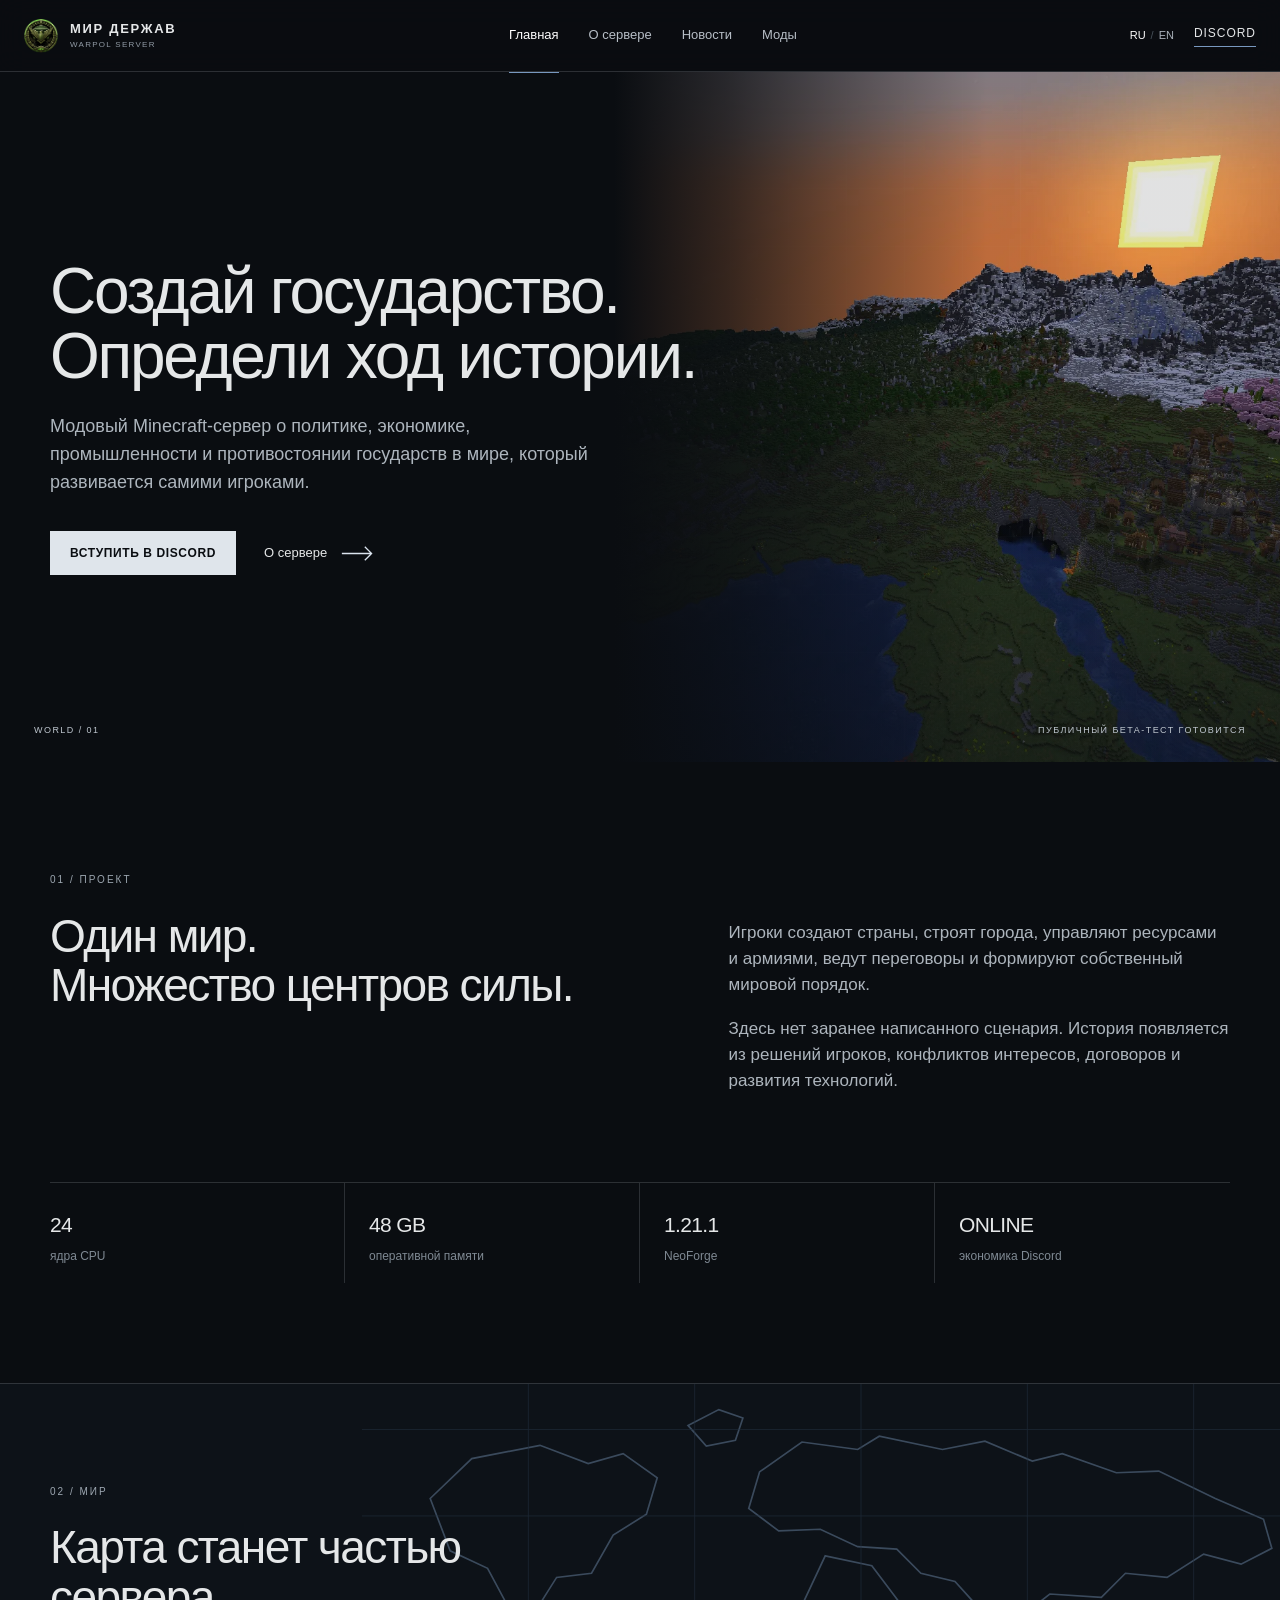
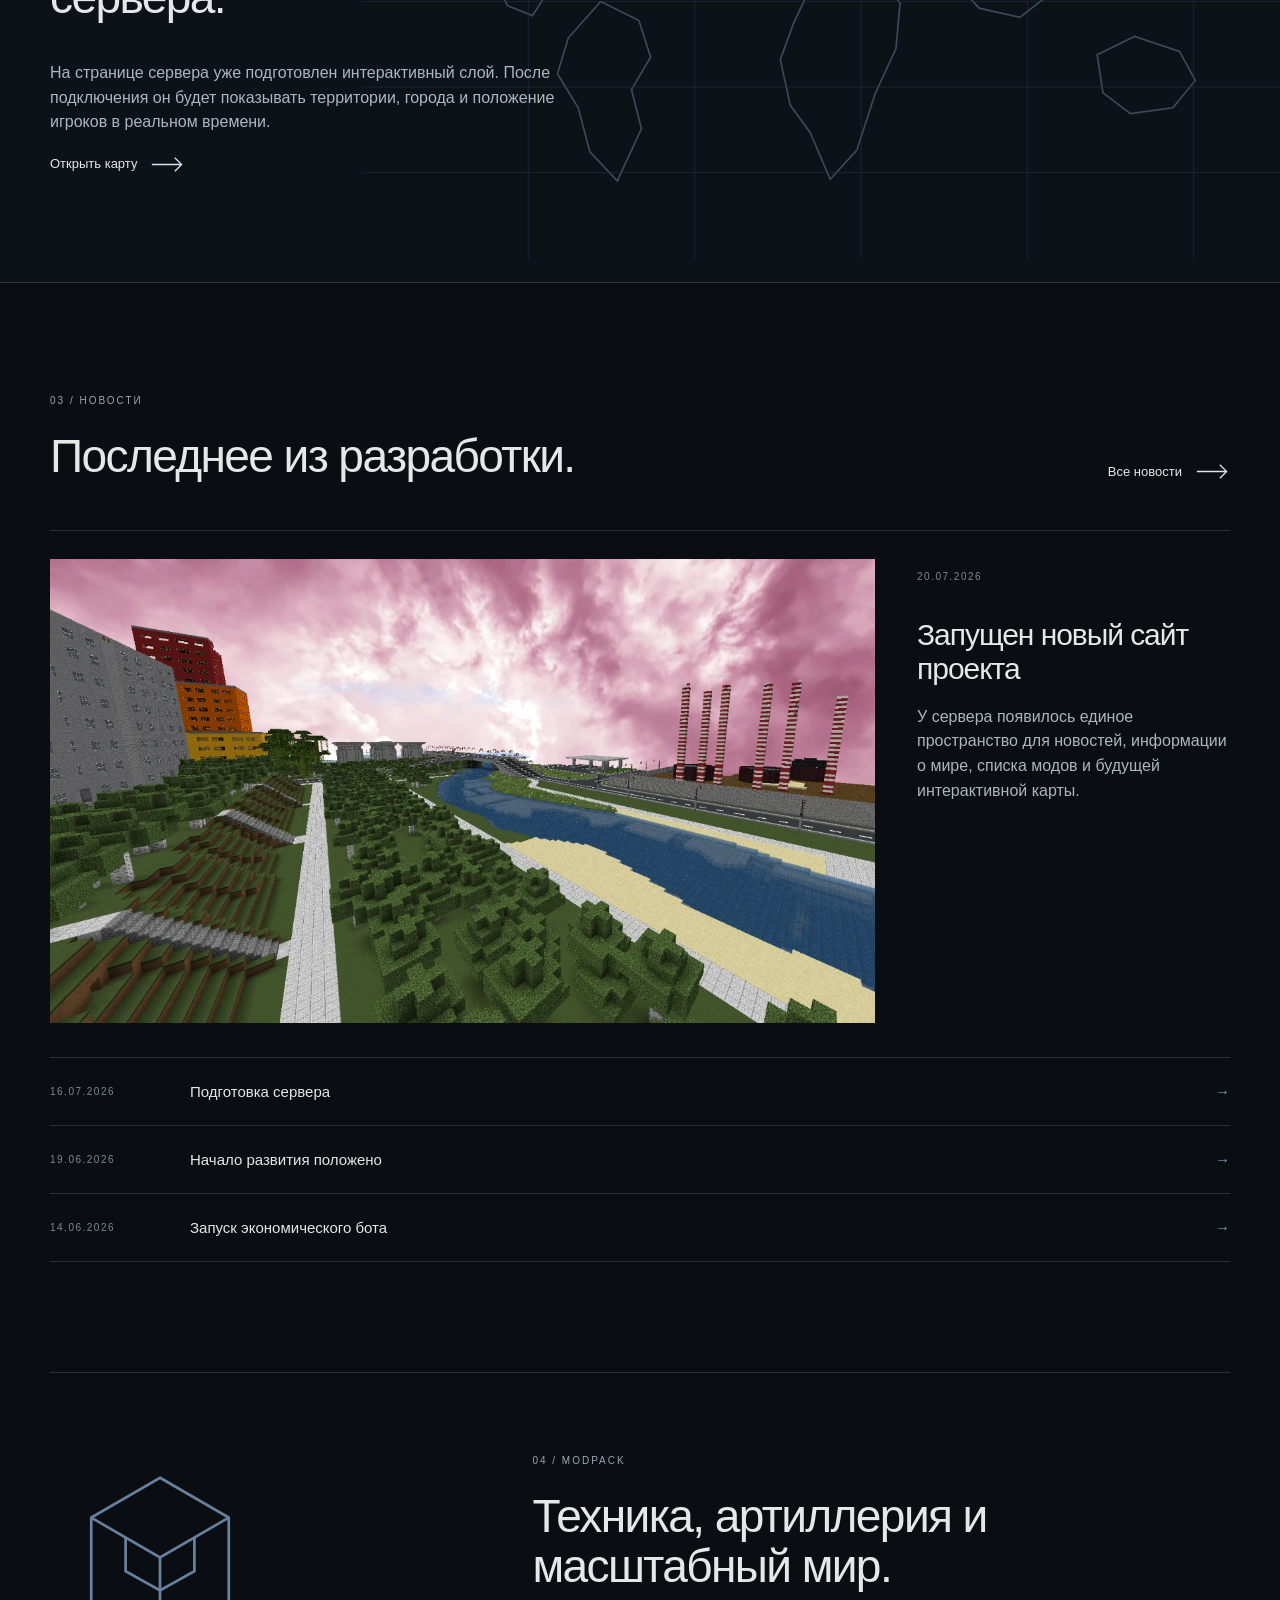
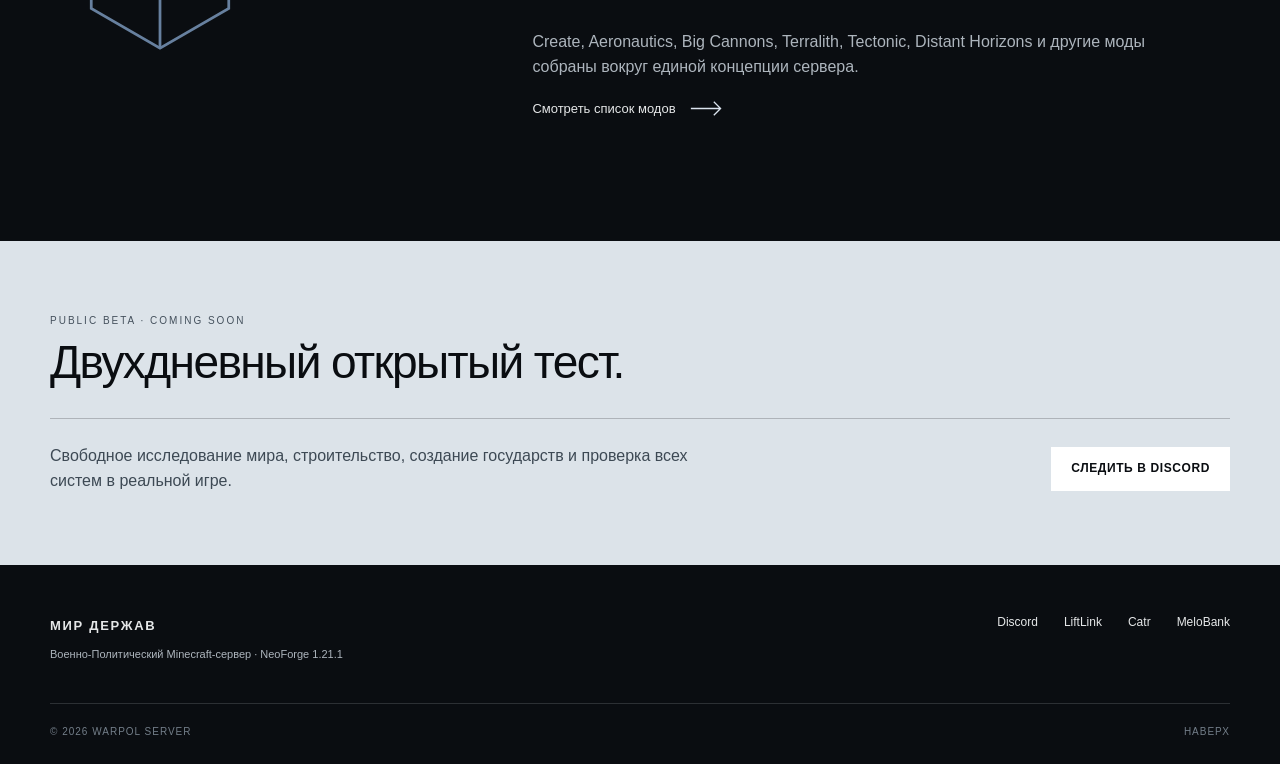
<file: index.html>
<!doctype html>
<html lang="ru">
<head>
  <meta charset="utf-8">
  <meta name="viewport" content="width=device-width, initial-scale=1">
  <meta name="theme-color" content="#0a0d11">
  <link rel="icon" href="assets/icons/logo.png" type="image/svg+xml">
  <link rel="stylesheet" href="assets/css/styles.css">

  <meta name="description" content="Военно‑Политический Minecraft-сервер: государства, экономика, дипломатия, промышленность и живой мир.">
  <title>Мир Держав — Военно‑Политический Minecraft-сервер</title>
</head>
<body data-page="home" id="top">

<header class="site-header">
  <div class="header-inner">
    <a class="brand" href="index.html" aria-label="Главная">
      <img src="assets/icons/logo.png" alt="" width="34" height="34">
      <span><b>МИР ДЕРЖАВ</b><small>WARPOL SERVER</small></span>
    </a>
    <nav class="main-nav" aria-label="Главная навигация"><a href="index.html" class="is-active"><span class="lang-ru">Главная</span><span class="lang-en">Home</span></a>
<a href="about.html" class=""><span class="lang-ru">О сервере</span><span class="lang-en">Server</span></a>
<a href="news.html" class=""><span class="lang-ru">Новости</span><span class="lang-en">News</span></a>
<a href="mods.html" class=""><span class="lang-ru">Моды</span><span class="lang-en">Mods</span></a></nav>
    <div class="header-side">
      <button class="lang-toggle" type="button" aria-label="Сменить язык"><span>RU</span><i>/</i><span>EN</span></button>
      <a class="header-discord" href="https://discord.gg/Y9SCaHXGq5" target="_blank" rel="noopener">Discord</a>
      <button class="menu-toggle" type="button" aria-label="Открыть меню"><span></span><span></span></button>
    </div>
  </div>
</header>

<main>
  <section class="home-hero">
    <div class="hero-media">
      <img src="assets/images/news-revival.webp" alt="Мир Военно-Политического Minecraft-сервера">
      <div class="hero-map-lines" aria-hidden="true"></div>
    </div>
    <div class="page-shell hero-content reveal">
      <h1>
        <span class="lang-ru">Создай государство.<br>Определи ход истории.</span>
        <span class="lang-en">Build a nation.<br>Shape history.</span>
      </h1>
      <p class="hero-text">
        <span class="lang-ru">Модовый Minecraft-сервер о политике, экономике, промышленности и противостоянии государств в мире, который развивается самими игроками.</span>
        <span class="lang-en">A modded Minecraft server about politics, economy, industry and competition between states in a world shaped by its players.</span>
      </p>
      <div class="simple-actions">
        <a class="primary-action" href="https://discord.gg/Y9SCaHXGq5" target="_blank" rel="noopener"><span class="lang-ru">Вступить в Discord</span><span class="lang-en">Join Discord</span></a>
        <a class="arrow-link" href="about.html"><span class="lang-ru">О сервере</span><span class="lang-en">About the server</span><img src="assets/svg/arrow.svg" alt=""></a>
      </div>
    </div>
    <div class="hero-caption">
      <span>WORLD / 01</span>
      <span><span class="lang-ru">Публичный бета-тест готовится</span><span class="lang-en">Public beta is being prepared</span></span>
    </div>
  </section>

  <section class="intro-section page-shell">
    <div class="section-label reveal">01 / <span class="lang-ru">ПРОЕКТ</span><span class="lang-en">PROJECT</span></div>
    <div class="intro-grid">
      <h2 class="reveal"><span class="lang-ru">Один мир.<br>Множество центров силы.</span><span class="lang-en">One world.<br>Many centers of power.</span></h2>
      <div class="intro-copy reveal">
        <p><span class="lang-ru">Игроки создают страны, строят города, управляют ресурсами и армиями, ведут переговоры и формируют собственный мировой порядок.</span><span class="lang-en">Players create countries, build cities, manage resources and armies, negotiate and form their own world order.</span></p>
        <p><span class="lang-ru">Здесь нет заранее написанного сценария. История появляется из решений игроков, конфликтов интересов, договоров и развития технологий.</span><span class="lang-en">There is no pre-written scenario. History emerges from player decisions, conflicting interests, treaties and technological development.</span></p>
      </div>
    </div>
    <dl class="fact-line reveal">
      <div><dt>24</dt><dd><span class="lang-ru">ядра CPU</span><span class="lang-en">CPU cores</span></dd></div>
      <div><dt>48 GB</dt><dd><span class="lang-ru">оперативной памяти</span><span class="lang-en">system memory</span></dd></div>
      <div><dt>1.21.1</dt><dd>NeoForge</dd></div>
      <div><dt>ONLINE</dt><dd><span class="lang-ru">экономика Discord</span><span class="lang-en">Discord economy</span></dd></div>
    </dl>
  </section>

  <section class="home-map-band">
    <img src="assets/svg/world-outline.svg" alt="" aria-hidden="true">
    <div class="page-shell map-band-content reveal">
      <p class="section-label">02 / <span class="lang-ru">МИР</span><span class="lang-en">WORLD</span></p>
      <h2><span class="lang-ru">Карта станет частью сервера.</span><span class="lang-en">The map will become part of the server.</span></h2>
      <p><span class="lang-ru">На странице сервера уже подготовлен интерактивный слой. После подключения он будет показывать территории, города и положение игроков в реальном времени.</span><span class="lang-en">An interactive layer is already prepared on the server page. Once connected, it will display territories, cities and player positions in real time.</span></p>
      <a class="arrow-link" href="about.html#world-map"><span class="lang-ru">Открыть карту</span><span class="lang-en">Open the map</span><img src="assets/svg/arrow.svg" alt=""></a>
    </div>
  </section>

  <section class="latest-news page-shell">
    <div class="section-head reveal">
      <div>
        <p class="section-label">03 / <span class="lang-ru">НОВОСТИ</span><span class="lang-en">NEWS</span></p>
        <h2><span class="lang-ru">Последнее из разработки.</span><span class="lang-en">Latest from development.</span></h2>
      </div>
      <a class="arrow-link" href="news.html"><span class="lang-ru">Все новости</span><span class="lang-en">All news</span><img src="assets/svg/arrow.svg" alt=""></a>
    </div>
    <div class="featured-news reveal">
      <a class="featured-image" href="news.html#site-launch"><img src="assets/images/news-site-opening.webp" alt="Новый сайт проекта"></a>
      <div class="featured-copy">
        <time datetime="2026-07-20">20.07.2026</time>
        <h3><a href="news.html#site-launch"><span class="lang-ru">Запущен новый сайт проекта</span><span class="lang-en">The project website is live</span></a></h3>
        <p><span class="lang-ru">У сервера появилось единое пространство для новостей, информации о мире, списка модов и будущей интерактивной карты.</span><span class="lang-en">The server now has a single place for news, world information, the mod list and the future interactive map.</span></p>
      </div>
    </div>
    <div class="news-index reveal">
      <a href="news.html#preparation"><time>16.07.2026</time><span><span class="lang-ru">Подготовка сервера</span><span class="lang-en">Server preparation</span></span><b>→</b></a>
      <a href="news.html#development"><time>19.06.2026</time><span><span class="lang-ru">Начало развития положено</span><span class="lang-en">Development has begun</span></span><b>→</b></a>
      <a href="news.html#economy"><time>14.06.2026</time><span><span class="lang-ru">Запуск экономического бота</span><span class="lang-en">Economy bot launched</span></span><b>→</b></a>
    </div>
  </section>

  <section class="mod-preview page-shell">
    <div class="mod-preview-art reveal"><img src="assets/svg/mods-mark.svg" alt=""></div>
    <div class="mod-preview-copy reveal">
      <p class="section-label">04 / MODPACK</p>
      <h2><span class="lang-ru">Техника, артиллерия и масштабный мир.</span><span class="lang-en">Vehicles, artillery and a vast world.</span></h2>
      <p><span class="lang-ru">Create, Aeronautics, Big Cannons, Terralith, Tectonic, Distant Horizons и другие моды собраны вокруг единой концепции сервера.</span><span class="lang-en">Create, Aeronautics, Big Cannons, Terralith, Tectonic, Distant Horizons and other mods are assembled around a single server concept.</span></p>
      <a class="arrow-link" href="mods.html"><span class="lang-ru">Смотреть список модов</span><span class="lang-en">View mod list</span><img src="assets/svg/arrow.svg" alt=""></a>
    </div>
  </section>

  <section class="beta-strip">
    <div class="page-shell reveal">
      <p>PUBLIC BETA · COMING SOON</p>
      <h2><span class="lang-ru">Двухдневный открытый тест.</span><span class="lang-en">Two-day public test.</span></h2>
      <div>
        <p><span class="lang-ru">Свободное исследование мира, строительство, создание государств и проверка всех систем в реальной игре.</span><span class="lang-en">Free world exploration, building, state creation and testing every system through real gameplay.</span></p>
        <a class="primary-action light" href="https://discord.gg/Y9SCaHXGq5" target="_blank" rel="noopener"><span class="lang-ru">Следить в Discord</span><span class="lang-en">Follow on Discord</span></a>
      </div>
    </div>
  </section>
</main>

<footer class="site-footer">
  <div class="footer-top">
    <div>
      <strong>МИР ДЕРЖАВ</strong>
      <p><span class="lang-ru">Военно‑Политический Minecraft-сервер · NeoForge 1.21.1</span><span class="lang-en">Military-Political Minecraft server · NeoForge 1.21.1</span></p>
    </div>
    <div class="footer-links">
      <a href="https://discord.gg/Y9SCaHXGq5" target="_blank" rel="noopener">Discord</a>
      <a href="https://liftlink.link" target="_blank" rel="noopener">LiftLink</a>
      <a href="https://catr.me" target="_blank" rel="noopener">Catr</a>
      <a href="https://melobank.com" target="_blank" rel="noopener">MeloBank</a>
    </div>
  </div>
  <div class="footer-bottom">
    <span>© <span id="year"></span> Warpol server</span>
    <a href="#top"><span class="lang-ru">Наверх</span><span class="lang-en">Back to top</span></a>
  </div>
</footer>
  
<script src="assets/js/main.js"></script>

</body>
</html>
</file>
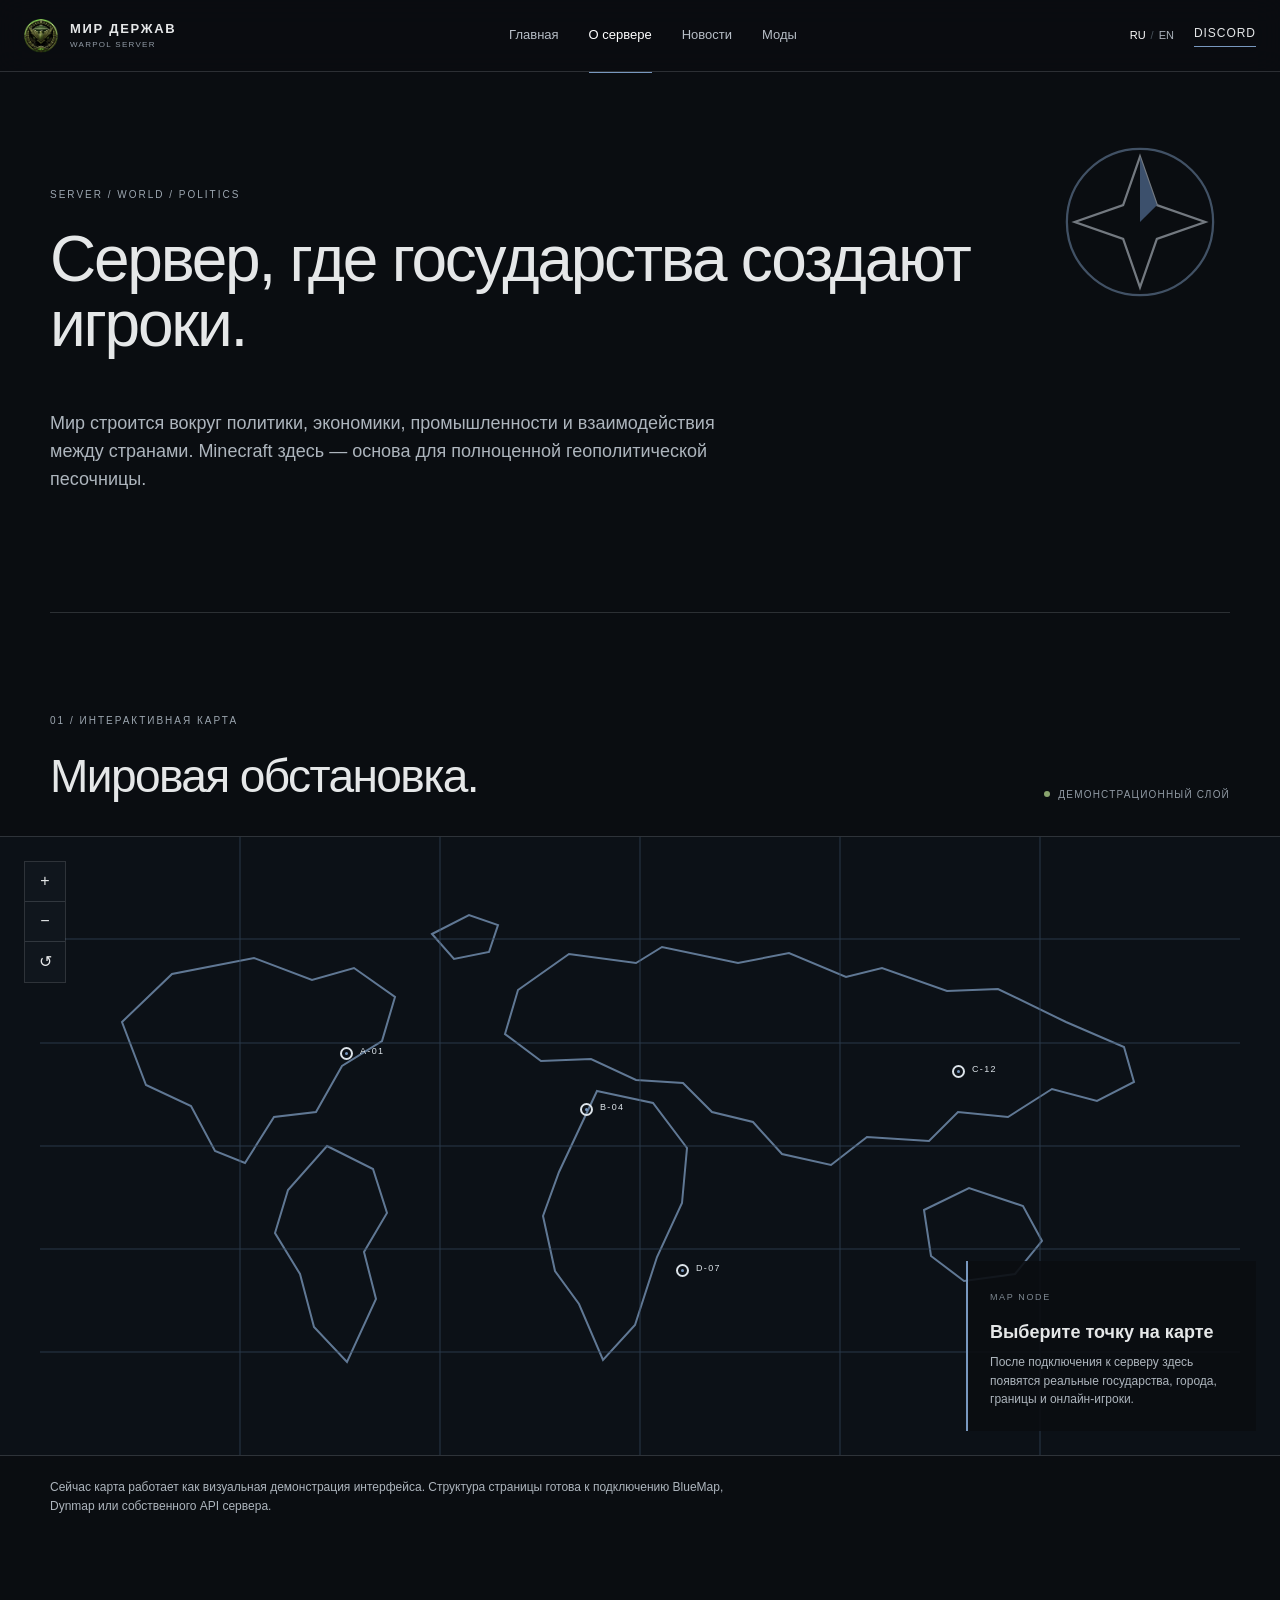
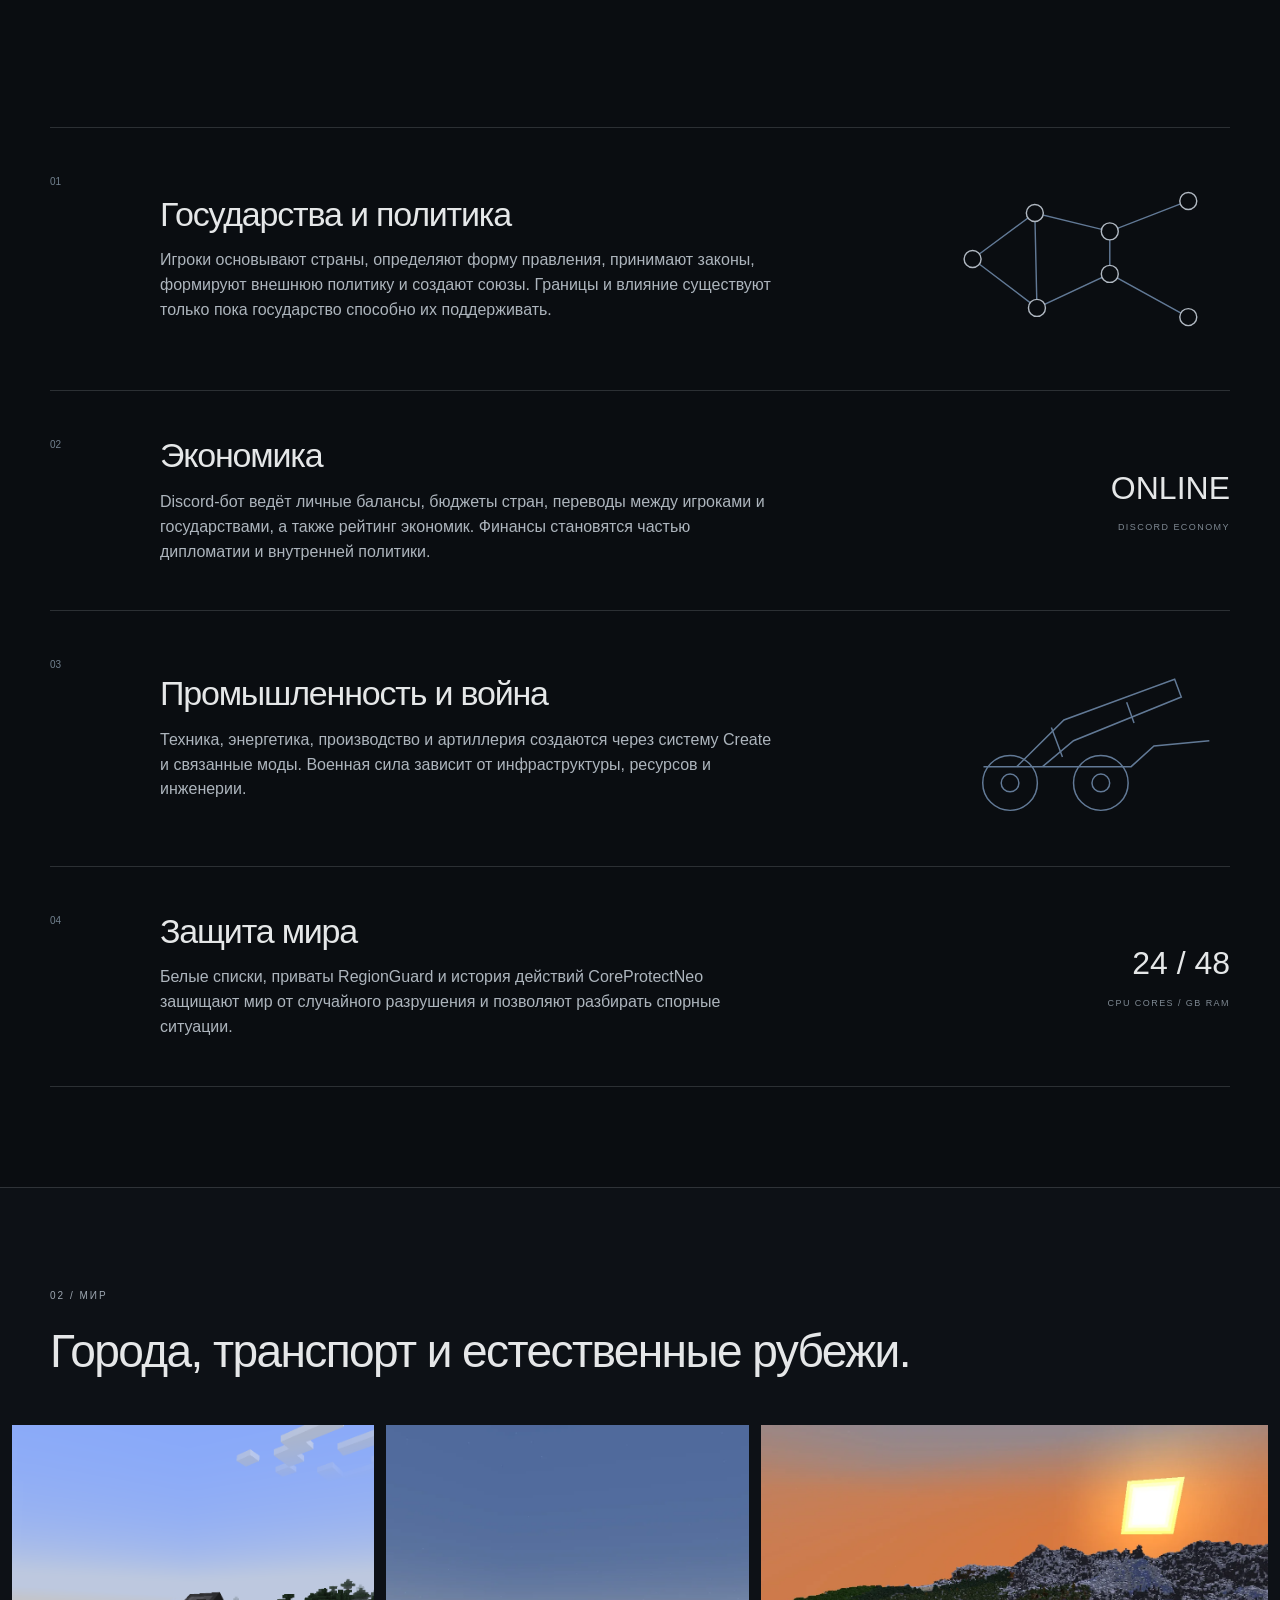
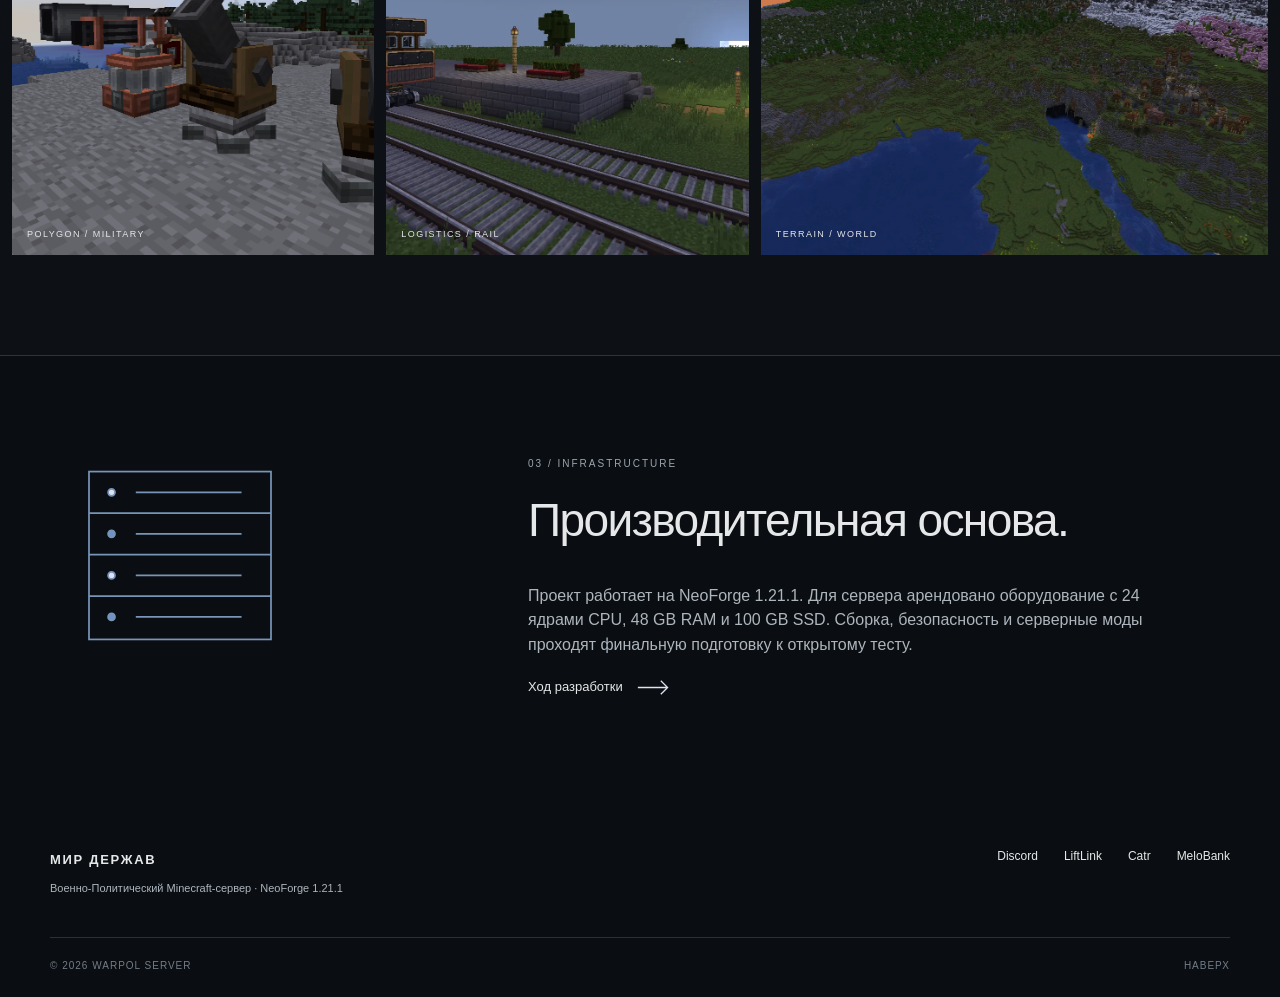
<file: about.html>
<!doctype html>
<html lang="ru">
<head>
  <meta charset="utf-8">
  <meta name="viewport" content="width=device-width, initial-scale=1">
  <meta name="theme-color" content="#0a0d11">
  <link rel="icon" href="assets/icons/logo.png" type="image/svg+xml">
  <link rel="stylesheet" href="assets/css/styles.css">

  <meta name="description" content="Информация о Военно‑Политическом Minecraft-сервере и интерактивная карта мира.">
  <title>О сервере — Мир Держав</title>
</head>
<body data-page="about" id="top">

<header class="site-header">
  <div class="header-inner">
    <a class="brand" href="index.html" aria-label="Главная">
      <img src="assets/icons/logo.png" alt="" width="34" height="34">
      <span><b>МИР ДЕРЖАВ</b><small>WARPOL SERVER</small></span>
    </a>
    <nav class="main-nav" aria-label="Главная навигация"><a href="index.html" class=""><span class="lang-ru">Главная</span><span class="lang-en">Home</span></a>
<a href="about.html" class="is-active"><span class="lang-ru">О сервере</span><span class="lang-en">Server</span></a>
<a href="news.html" class=""><span class="lang-ru">Новости</span><span class="lang-en">News</span></a>
<a href="mods.html" class=""><span class="lang-ru">Моды</span><span class="lang-en">Mods</span></a></nav>
    <div class="header-side">
      <button class="lang-toggle" type="button" aria-label="Сменить язык"><span>RU</span><i>/</i><span>EN</span></button>
      <a class="header-discord" href="https://discord.gg/Y9SCaHXGq5" target="_blank" rel="noopener">Discord</a>
      <button class="menu-toggle" type="button" aria-label="Открыть меню"><span></span><span></span></button>
    </div>
  </div>
</header>

<main>
  <section class="page-intro page-shell">
    <div class="intro-mark"><img src="assets/svg/compass.svg" alt=""></div>
    <p class="eyebrow">SERVER / WORLD / POLITICS</p>
    <h1><span class="lang-ru">Сервер, где государства создают игроки.</span><span class="lang-en">A server where players create states.</span></h1>
    <p class="page-lead"><span class="lang-ru">Мир строится вокруг политики, экономики, промышленности и взаимодействия между странами. Minecraft здесь — основа для полноценной геополитической песочницы.</span><span class="lang-en">The world is built around politics, economy, industry and interaction between countries. Minecraft is the foundation for a complete geopolitical sandbox.</span></p>
  </section>

  <section class="interactive-map-section" id="world-map">
    <div class="page-shell map-section-head">
      <div>
        <p class="section-label">01 / <span class="lang-ru">ИНТЕРАКТИВНАЯ КАРТА</span><span class="lang-en">INTERACTIVE MAP</span></p>
        <h2><span class="lang-ru">Мировая обстановка.</span><span class="lang-en">World situation.</span></h2>
      </div>
      <div class="map-state"><span></span><span class="lang-ru">Демонстрационный слой</span><span class="lang-en">Demonstration layer</span></div>
    </div>
    <div class="map-stage" data-map>
      <div class="map-toolbar">
        <button type="button" data-map-zoom="in" aria-label="Приблизить">+</button>
        <button type="button" data-map-zoom="out" aria-label="Отдалить">−</button>
        <button type="button" data-map-reset aria-label="Сбросить">↺</button>
      </div>
      <div class="map-viewport">
        <div class="map-canvas">
          <img src="assets/svg/world-outline.svg" alt="Схематичная карта мира">
          <button class="map-point point-a" data-city="Северная Федерация" data-city-en="Northern Federation" data-type="Столица" data-type-en="Capital"><i></i><span>A-01</span></button>
          <button class="map-point point-b" data-city="Западный Союз" data-city-en="Western Union" data-type="Промышленный центр" data-type-en="Industrial center"><i></i><span>B-04</span></button>
          <button class="map-point point-c" data-city="Республика Востока" data-city-en="Eastern Republic" data-type="Торговый узел" data-type-en="Trade hub"><i></i><span>C-12</span></button>
          <button class="map-point point-d" data-city="Южная Коалиция" data-city-en="Southern Coalition" data-type="Военная база" data-type-en="Military base"><i></i><span>D-07</span></button>
        </div>
      </div>
      <aside class="map-info">
        <small>MAP NODE</small>
        <strong data-map-title><span class="lang-ru">Выберите точку на карте</span><span class="lang-en">Select a point on the map</span></strong>
        <p data-map-text><span class="lang-ru">После подключения к серверу здесь появятся реальные государства, города, границы и онлайн-игроки.</span><span class="lang-en">After connection, real states, cities, borders and online players will appear here.</span></p>
      </aside>
    </div>
    <div class="page-shell map-note">
      <p><span class="lang-ru">Сейчас карта работает как визуальная демонстрация интерфейса. Структура страницы готова к подключению BlueMap, Dynmap или собственного API сервера.</span><span class="lang-en">The map currently works as a visual interface demo. The page is ready to connect BlueMap, Dynmap or a custom server API.</span></p>
    </div>
  </section>

  <section class="server-pillars page-shell">
    <article class="pillar reveal">
      <span>01</span>
      <div>
        <h2><span class="lang-ru">Государства и политика</span><span class="lang-en">States and politics</span></h2>
        <p><span class="lang-ru">Игроки основывают страны, определяют форму правления, принимают законы, формируют внешнюю политику и создают союзы. Границы и влияние существуют только пока государство способно их поддерживать.</span><span class="lang-en">Players found countries, define governments, pass laws, shape foreign policy and form alliances. Borders and influence exist only while a state can maintain them.</span></p>
      </div>
      <img src="assets/svg/network.svg" alt="">
    </article>

    <article class="pillar reveal">
      <span>02</span>
      <div>
        <h2><span class="lang-ru">Экономика</span><span class="lang-en">Economy</span></h2>
        <p><span class="lang-ru">Discord-бот ведёт личные балансы, бюджеты стран, переводы между игроками и государствами, а также рейтинг экономик. Финансы становятся частью дипломатии и внутренней политики.</span><span class="lang-en">A Discord bot manages personal balances, national budgets, transfers between players and states, and economic rankings. Finance becomes part of diplomacy and domestic policy.</span></p>
      </div>
      <div class="text-metric"><b>ONLINE</b><small>DISCORD ECONOMY</small></div>
    </article>

    <article class="pillar reveal">
      <span>03</span>
      <div>
        <h2><span class="lang-ru">Промышленность и война</span><span class="lang-en">Industry and warfare</span></h2>
        <p><span class="lang-ru">Техника, энергетика, производство и артиллерия создаются через систему Create и связанные моды. Военная сила зависит от инфраструктуры, ресурсов и инженерии.</span><span class="lang-en">Vehicles, energy, production and artillery are built through Create and related mods. Military power depends on infrastructure, resources and engineering.</span></p>
      </div>
      <img src="assets/svg/cannon.svg" alt="">
    </article>

    <article class="pillar reveal">
      <span>04</span>
      <div>
        <h2><span class="lang-ru">Защита мира</span><span class="lang-en">World protection</span></h2>
        <p><span class="lang-ru">Белые списки, приваты RegionGuard и история действий CoreProtectNeo защищают мир от случайного разрушения и позволяют разбирать спорные ситуации.</span><span class="lang-en">Whitelists, RegionGuard claims and CoreProtectNeo action history protect the world from random destruction and help resolve disputes.</span></p>
      </div>
      <div class="text-metric"><b>24 / 48</b><small>CPU CORES / GB RAM</small></div>
    </article>
  </section>

  <section class="world-gallery">
    <div class="page-shell section-head">
      <div>
        <p class="section-label">02 / <span class="lang-ru">МИР</span><span class="lang-en">WORLD</span></p>
        <h2><span class="lang-ru">Города, транспорт и естественные рубежи.</span><span class="lang-en">Cities, transport and natural borders.</span></h2>
      </div>
    </div>
    <div class="gallery-grid">
      <figure><img src="assets/images/news-military.png" alt="Милитаризация"><figcaption>POLYGON / MILITARY</figcaption></figure>
      <figure><img src="assets/images/news-development.webp" alt="Железная дорога"><figcaption>LOGISTICS / RAIL</figcaption></figure>
      <figure><img src="assets/images/news-revival.webp" alt="Ландшафт мира"><figcaption>TERRAIN / WORLD</figcaption></figure>
    </div>
  </section>

  <section class="infra-section page-shell">
    <div class="infra-art reveal"><img src="assets/svg/server.svg" alt=""></div>
    <div class="infra-copy reveal">
      <p class="section-label">03 / INFRASTRUCTURE</p>
      <h2><span class="lang-ru">Производительная основа.</span><span class="lang-en">A high-performance foundation.</span></h2>
      <p><span class="lang-ru">Проект работает на NeoForge 1.21.1. Для сервера арендовано оборудование с 24 ядрами CPU, 48 GB RAM и 100 GB SSD. Сборка, безопасность и серверные моды проходят финальную подготовку к открытому тесту.</span><span class="lang-en">The project runs on NeoForge 1.21.1. The server uses hardware with 24 CPU cores, 48 GB RAM and a 100 GB SSD. The build, security systems and server-side mods are in final preparation for public testing.</span></p>
      <a class="arrow-link" href="news.html#preparation"><span class="lang-ru">Ход разработки</span><span class="lang-en">Development progress</span><img src="assets/svg/arrow.svg" alt=""></a>
    </div>
  </section>
</main>

<footer class="site-footer">
  <div class="footer-top">
    <div>
      <strong>МИР ДЕРЖАВ</strong>
      <p><span class="lang-ru">Военно‑Политический Minecraft-сервер · NeoForge 1.21.1</span><span class="lang-en">Military-Political Minecraft server · NeoForge 1.21.1</span></p>
    </div>
    <div class="footer-links">
      <a href="https://discord.gg/Y9SCaHXGq5" target="_blank" rel="noopener">Discord</a>
      <a href="https://liftlink.link" target="_blank" rel="noopener">LiftLink</a>
      <a href="https://catr.me" target="_blank" rel="noopener">Catr</a>
      <a href="https://melobank.com" target="_blank" rel="noopener">MeloBank</a>
    </div>
  </div>
  <div class="footer-bottom">
    <span>© <span id="year"></span> Warpol server</span>
    <a href="#top"><span class="lang-ru">Наверх</span><span class="lang-en">Back to top</span></a>
  </div>
</footer>
<script src="assets/js/main.js"></script>

</body>
</html>
</file>
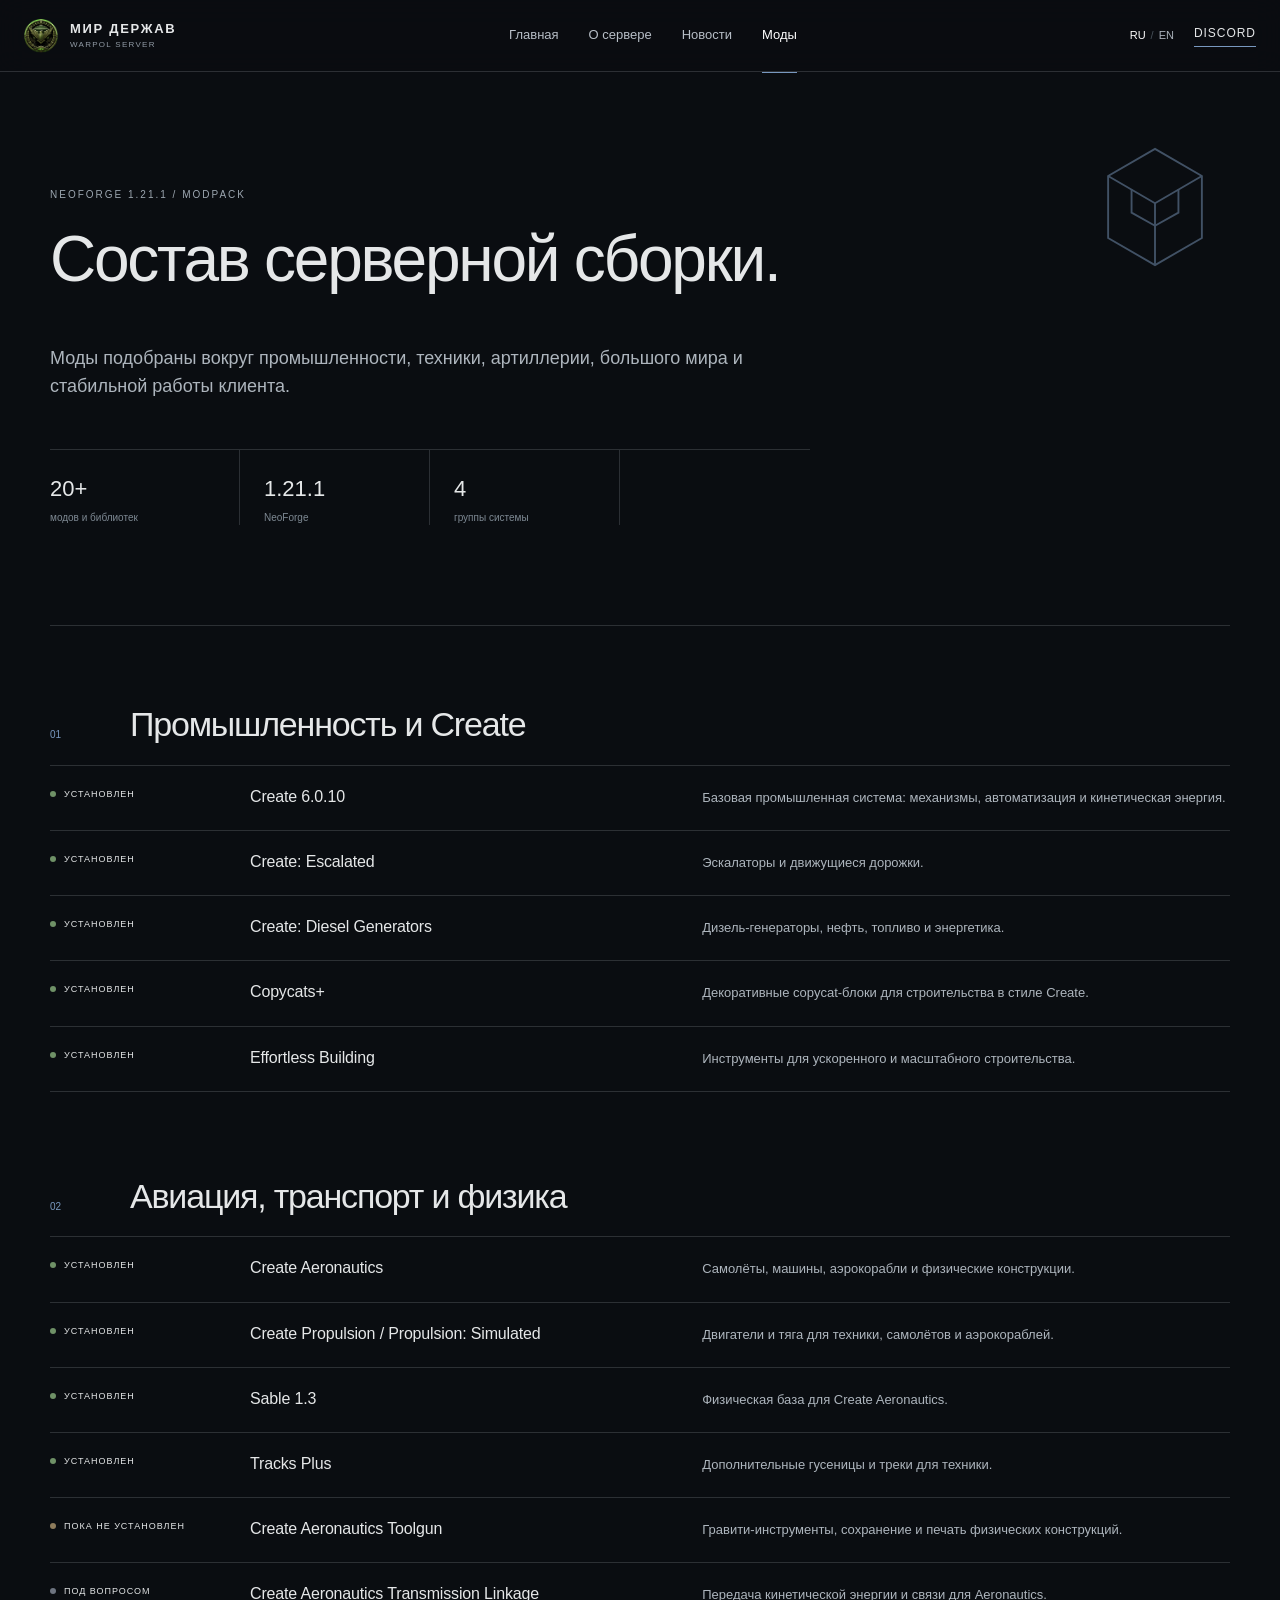
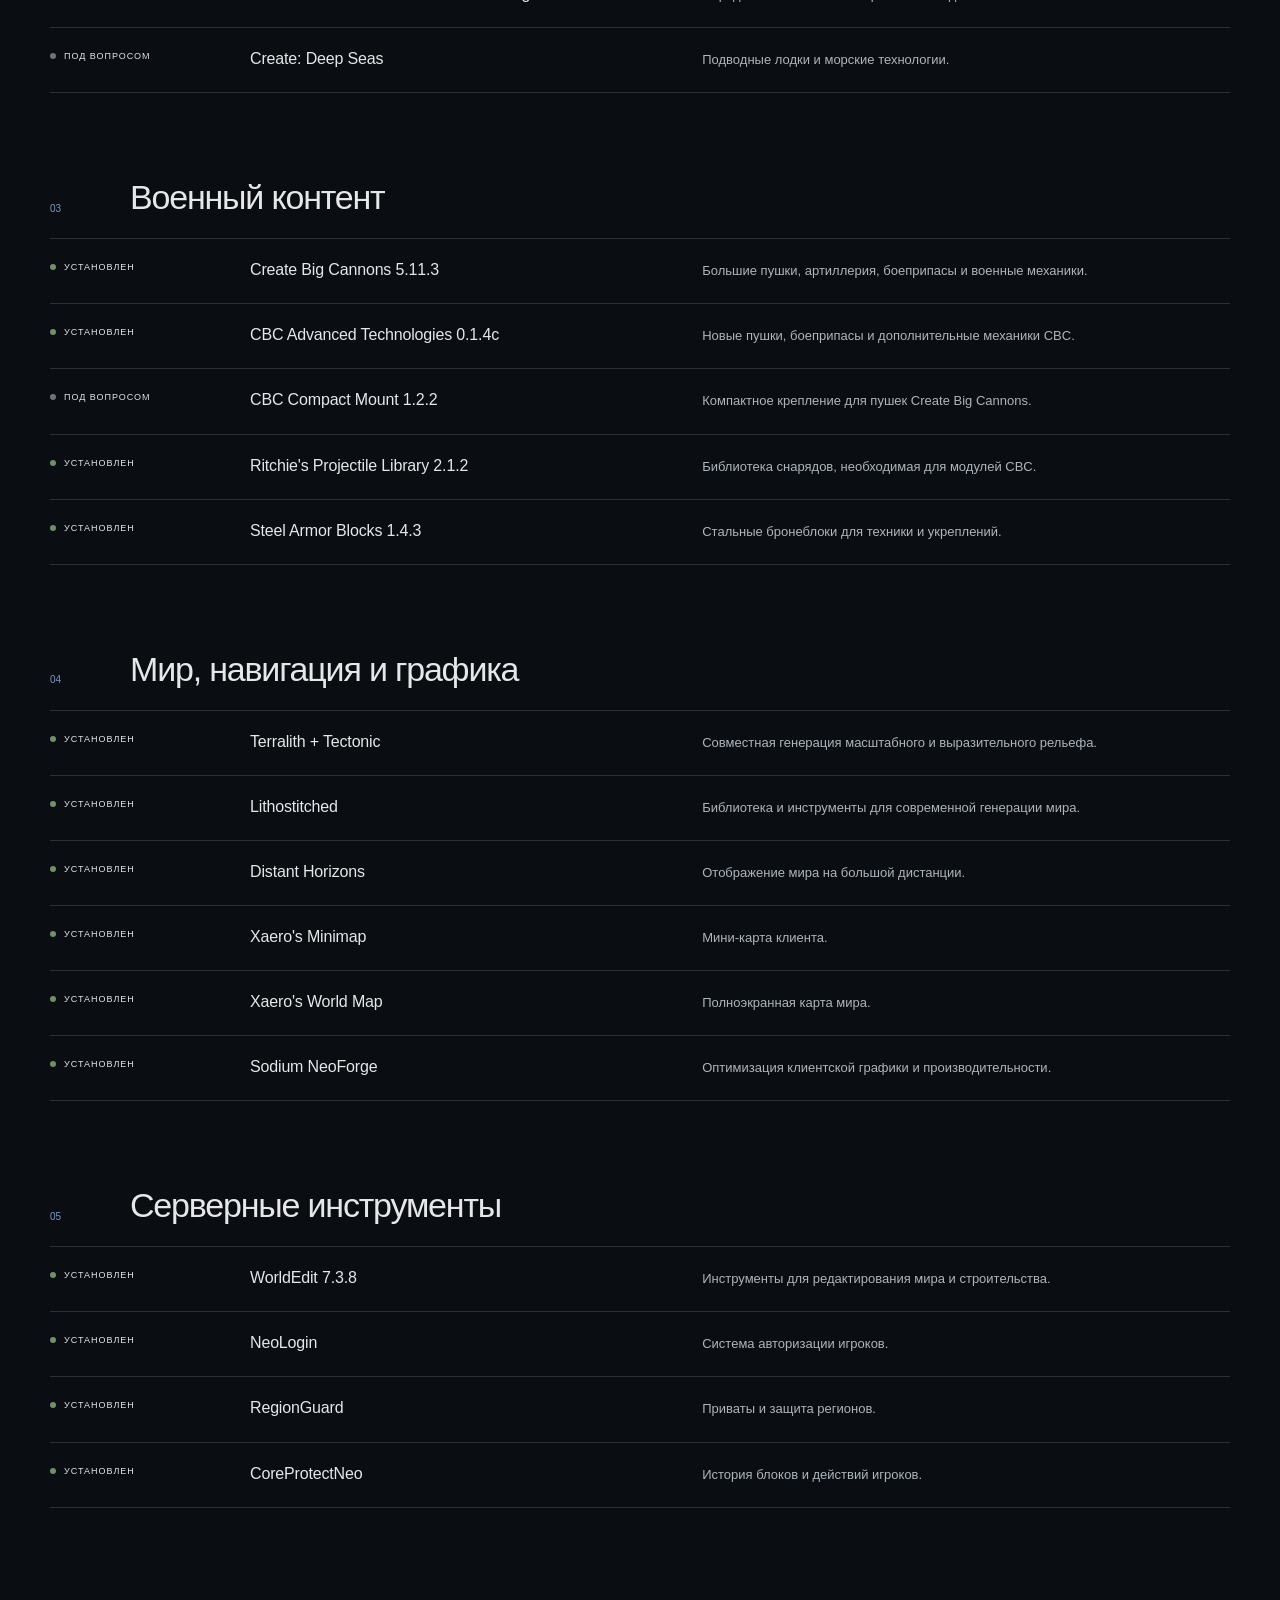
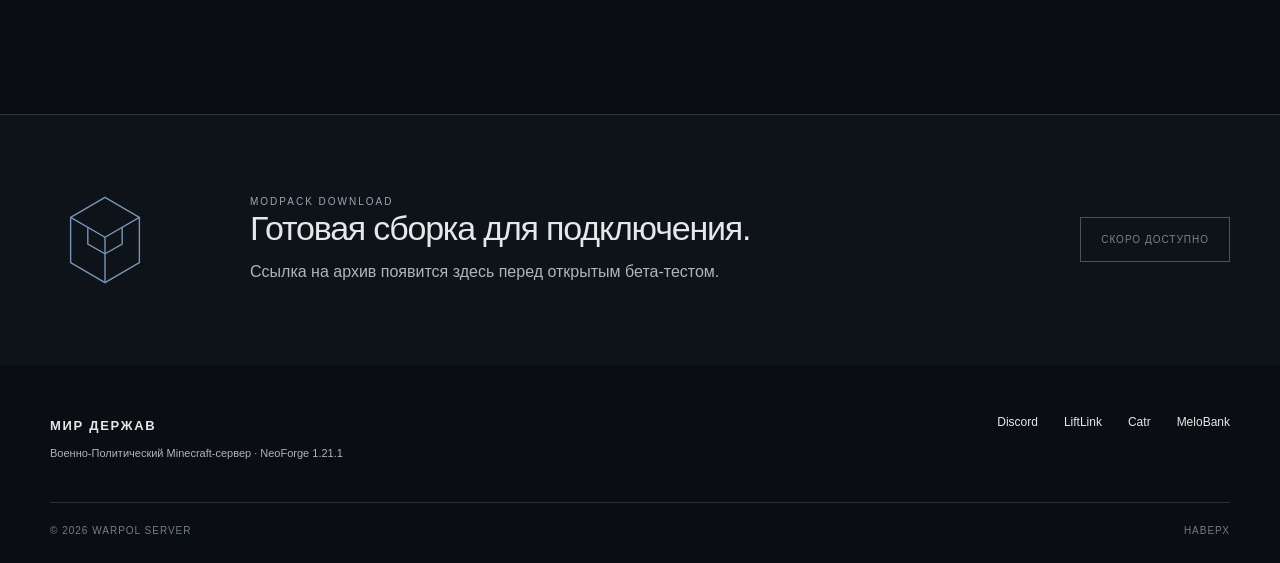
<file: mods.html>
<!doctype html>
<html lang="ru">
<head>
  <meta charset="utf-8">
  <meta name="viewport" content="width=device-width, initial-scale=1">
  <meta name="theme-color" content="#0a0d11">
  <link rel="icon" href="assets/icons/logo.png" type="image/svg+xml">
  <link rel="stylesheet" href="assets/css/styles.css">

  <meta name="description" content="Список модов Военно‑Политического Minecraft-сервера и загрузка мод-пака.">
  <title>Моды — Мир Держав</title>
</head>
<body data-page="mods" id="top">

<header class="site-header">
  <div class="header-inner">
    <a class="brand" href="index.html" aria-label="Главная">
      <img src="assets/icons/logo.png" alt="" width="34" height="34">
      <span><b>МИР ДЕРЖАВ</b><small>WARPOL SERVER</small></span>
    </a>
    <nav class="main-nav" aria-label="Главная навигация"><a href="index.html" class=""><span class="lang-ru">Главная</span><span class="lang-en">Home</span></a>
<a href="about.html" class=""><span class="lang-ru">О сервере</span><span class="lang-en">Server</span></a>
<a href="news.html" class=""><span class="lang-ru">Новости</span><span class="lang-en">News</span></a>
<a href="mods.html" class="is-active"><span class="lang-ru">Моды</span><span class="lang-en">Mods</span></a></nav>
    <div class="header-side">
      <button class="lang-toggle" type="button" aria-label="Сменить язык"><span>RU</span><i>/</i><span>EN</span></button>
      <a class="header-discord" href="https://discord.gg/Y9SCaHXGq5" target="_blank" rel="noopener">Discord</a>
      <button class="menu-toggle" type="button" aria-label="Открыть меню"><span></span><span></span></button>
    </div>
  </div>
</header>

<main>
  <section class="page-intro page-shell mods-intro">
    <div class="intro-mark"><img src="assets/svg/mods-mark.svg" alt=""></div>
    <p class="eyebrow">NEOFORGE 1.21.1 / MODPACK</p>
    <h1><span class="lang-ru">Состав серверной сборки.</span><span class="lang-en">Server modpack.</span></h1>
    <p class="page-lead"><span class="lang-ru">Моды подобраны вокруг промышленности, техники, артиллерии, большого мира и стабильной работы клиента.</span><span class="lang-en">The modpack is built around industry, vehicles, artillery, a large world and stable client performance.</span></p>
    <div class="mod-summary">
      <span><b>20+</b><small><span class="lang-ru">модов и библиотек</span><span class="lang-en">mods and libraries</span></small></span>
      <span><b>1.21.1</b><small>NeoForge</small></span>
      <span><b>4</b><small><span class="lang-ru">группы системы</span><span class="lang-en">system groups</span></small></span>
    </div>
  </section>

  <section class="mod-list page-shell">

<section class="mod-category reveal">
  <div class="mod-category-head">
    <span>01</span>
    <h2><span class="lang-ru">Промышленность и Create</span><span class="lang-en">Industry and Create</span></h2>
  </div>
  <div class="mod-rows">
<div class="mod-row">
  <div class="mod-status installed"><span class="lang-ru">Установлен</span><span class="lang-en">Installed</span></div>
  <h3>Create 6.0.10</h3>
  <p><span class="lang-ru">Базовая промышленная система: механизмы, автоматизация и кинетическая энергия.</span><span class="lang-en">Core industrial system: machinery, automation and kinetic energy.</span></p>
</div>

<div class="mod-row">
  <div class="mod-status installed"><span class="lang-ru">Установлен</span><span class="lang-en">Installed</span></div>
  <h3>Create: Escalated</h3>
  <p><span class="lang-ru">Эскалаторы и движущиеся дорожки.</span><span class="lang-en">Escalators and moving walkways.</span></p>
</div>

<div class="mod-row">
  <div class="mod-status installed"><span class="lang-ru">Установлен</span><span class="lang-en">Installed</span></div>
  <h3>Create: Diesel Generators</h3>
  <p><span class="lang-ru">Дизель-генераторы, нефть, топливо и энергетика.</span><span class="lang-en">Diesel generators, oil, fuel and power.</span></p>
</div>

<div class="mod-row">
  <div class="mod-status installed"><span class="lang-ru">Установлен</span><span class="lang-en">Installed</span></div>
  <h3>Copycats+</h3>
  <p><span class="lang-ru">Декоративные copycat-блоки для строительства в стиле Create.</span><span class="lang-en">Decorative copycat blocks for Create-based building.</span></p>
</div>

<div class="mod-row">
  <div class="mod-status installed"><span class="lang-ru">Установлен</span><span class="lang-en">Installed</span></div>
  <h3>Effortless Building</h3>
  <p><span class="lang-ru">Инструменты для ускоренного и масштабного строительства.</span><span class="lang-en">Tools for faster, large-scale building.</span></p>
</div>
</div>
</section>


<section class="mod-category reveal">
  <div class="mod-category-head">
    <span>02</span>
    <h2><span class="lang-ru">Авиация, транспорт и физика</span><span class="lang-en">Aircraft, transport and physics</span></h2>
  </div>
  <div class="mod-rows">
<div class="mod-row">
  <div class="mod-status installed"><span class="lang-ru">Установлен</span><span class="lang-en">Installed</span></div>
  <h3>Create Aeronautics</h3>
  <p><span class="lang-ru">Самолёты, машины, аэрокорабли и физические конструкции.</span><span class="lang-en">Aircraft, vehicles, airships and physical contraptions.</span></p>
</div>

<div class="mod-row">
  <div class="mod-status installed"><span class="lang-ru">Установлен</span><span class="lang-en">Installed</span></div>
  <h3>Create Propulsion / Propulsion: Simulated</h3>
  <p><span class="lang-ru">Двигатели и тяга для техники, самолётов и аэрокораблей.</span><span class="lang-en">Engines and propulsion for vehicles, aircraft and airships.</span></p>
</div>

<div class="mod-row">
  <div class="mod-status installed"><span class="lang-ru">Установлен</span><span class="lang-en">Installed</span></div>
  <h3>Sable 1.3</h3>
  <p><span class="lang-ru">Физическая база для Create Aeronautics.</span><span class="lang-en">Physics foundation for Create Aeronautics.</span></p>
</div>

<div class="mod-row">
  <div class="mod-status installed"><span class="lang-ru">Установлен</span><span class="lang-en">Installed</span></div>
  <h3>Tracks Plus</h3>
  <p><span class="lang-ru">Дополнительные гусеницы и треки для техники.</span><span class="lang-en">Additional tracks and treads for vehicles.</span></p>
</div>

<div class="mod-row">
  <div class="mod-status planned"><span class="lang-ru">Пока не установлен</span><span class="lang-en">Not installed yet</span></div>
  <h3>Create Aeronautics Toolgun</h3>
  <p><span class="lang-ru">Гравити-инструменты, сохранение и печать физических конструкций.</span><span class="lang-en">Gravity tools, saving and printing physical contraptions.</span></p>
</div>

<div class="mod-row">
  <div class="mod-status considering"><span class="lang-ru">Под вопросом</span><span class="lang-en">Under consideration</span></div>
  <h3>Create Aeronautics Transmission Linkage</h3>
  <p><span class="lang-ru">Передача кинетической энергии и связи для Aeronautics.</span><span class="lang-en">Kinetic transmission and linkage for Aeronautics.</span></p>
</div>

<div class="mod-row">
  <div class="mod-status considering"><span class="lang-ru">Под вопросом</span><span class="lang-en">Under consideration</span></div>
  <h3>Create: Deep Seas</h3>
  <p><span class="lang-ru">Подводные лодки и морские технологии.</span><span class="lang-en">Submarines and marine technology.</span></p>
</div>
</div>
</section>


<section class="mod-category reveal">
  <div class="mod-category-head">
    <span>03</span>
    <h2><span class="lang-ru">Военный контент</span><span class="lang-en">Military content</span></h2>
  </div>
  <div class="mod-rows">
<div class="mod-row">
  <div class="mod-status installed"><span class="lang-ru">Установлен</span><span class="lang-en">Installed</span></div>
  <h3>Create Big Cannons 5.11.3</h3>
  <p><span class="lang-ru">Большие пушки, артиллерия, боеприпасы и военные механики.</span><span class="lang-en">Large cannons, artillery, ammunition and military mechanics.</span></p>
</div>

<div class="mod-row">
  <div class="mod-status installed"><span class="lang-ru">Установлен</span><span class="lang-en">Installed</span></div>
  <h3>CBC Advanced Technologies 0.1.4c</h3>
  <p><span class="lang-ru">Новые пушки, боеприпасы и дополнительные механики CBC.</span><span class="lang-en">New cannons, ammunition and additional CBC mechanics.</span></p>
</div>

<div class="mod-row">
  <div class="mod-status considering"><span class="lang-ru">Под вопросом</span><span class="lang-en">Under consideration</span></div>
  <h3>CBC Compact Mount 1.2.2</h3>
  <p><span class="lang-ru">Компактное крепление для пушек Create Big Cannons.</span><span class="lang-en">Compact mounting for Create Big Cannons.</span></p>
</div>

<div class="mod-row">
  <div class="mod-status installed"><span class="lang-ru">Установлен</span><span class="lang-en">Installed</span></div>
  <h3>Ritchie's Projectile Library 2.1.2</h3>
  <p><span class="lang-ru">Библиотека снарядов, необходимая для модулей CBC.</span><span class="lang-en">Projectile library required by CBC modules.</span></p>
</div>

<div class="mod-row">
  <div class="mod-status installed"><span class="lang-ru">Установлен</span><span class="lang-en">Installed</span></div>
  <h3>Steel Armor Blocks 1.4.3</h3>
  <p><span class="lang-ru">Стальные бронеблоки для техники и укреплений.</span><span class="lang-en">Steel armor blocks for vehicles and fortifications.</span></p>
</div>
</div>
</section>


<section class="mod-category reveal">
  <div class="mod-category-head">
    <span>04</span>
    <h2><span class="lang-ru">Мир, навигация и графика</span><span class="lang-en">World, navigation and graphics</span></h2>
  </div>
  <div class="mod-rows">
<div class="mod-row">
  <div class="mod-status installed"><span class="lang-ru">Установлен</span><span class="lang-en">Installed</span></div>
  <h3>Terralith + Tectonic</h3>
  <p><span class="lang-ru">Совместная генерация масштабного и выразительного рельефа.</span><span class="lang-en">Combined generation of large-scale, expressive terrain.</span></p>
</div>

<div class="mod-row">
  <div class="mod-status installed"><span class="lang-ru">Установлен</span><span class="lang-en">Installed</span></div>
  <h3>Lithostitched</h3>
  <p><span class="lang-ru">Библиотека и инструменты для современной генерации мира.</span><span class="lang-en">Library and tools for modern world generation.</span></p>
</div>

<div class="mod-row">
  <div class="mod-status installed"><span class="lang-ru">Установлен</span><span class="lang-en">Installed</span></div>
  <h3>Distant Horizons</h3>
  <p><span class="lang-ru">Отображение мира на большой дистанции.</span><span class="lang-en">Long-distance world rendering.</span></p>
</div>

<div class="mod-row">
  <div class="mod-status installed"><span class="lang-ru">Установлен</span><span class="lang-en">Installed</span></div>
  <h3>Xaero's Minimap</h3>
  <p><span class="lang-ru">Мини-карта клиента.</span><span class="lang-en">Client minimap.</span></p>
</div>

<div class="mod-row">
  <div class="mod-status installed"><span class="lang-ru">Установлен</span><span class="lang-en">Installed</span></div>
  <h3>Xaero's World Map</h3>
  <p><span class="lang-ru">Полноэкранная карта мира.</span><span class="lang-en">Full-screen world map.</span></p>
</div>

<div class="mod-row">
  <div class="mod-status installed"><span class="lang-ru">Установлен</span><span class="lang-en">Installed</span></div>
  <h3>Sodium NeoForge</h3>
  <p><span class="lang-ru">Оптимизация клиентской графики и производительности.</span><span class="lang-en">Client graphics and performance optimization.</span></p>
</div>
</div>
</section>


<section class="mod-category reveal">
  <div class="mod-category-head">
    <span>05</span>
    <h2><span class="lang-ru">Серверные инструменты</span><span class="lang-en">Server tools</span></h2>
  </div>
  <div class="mod-rows">
<div class="mod-row">
  <div class="mod-status installed"><span class="lang-ru">Установлен</span><span class="lang-en">Installed</span></div>
  <h3>WorldEdit 7.3.8</h3>
  <p><span class="lang-ru">Инструменты для редактирования мира и строительства.</span><span class="lang-en">World editing and building tools.</span></p>
</div>

<div class="mod-row">
  <div class="mod-status installed"><span class="lang-ru">Установлен</span><span class="lang-en">Installed</span></div>
  <h3>NeoLogin</h3>
  <p><span class="lang-ru">Система авторизации игроков.</span><span class="lang-en">Player authentication system.</span></p>
</div>

<div class="mod-row">
  <div class="mod-status installed"><span class="lang-ru">Установлен</span><span class="lang-en">Installed</span></div>
  <h3>RegionGuard</h3>
  <p><span class="lang-ru">Приваты и защита регионов.</span><span class="lang-en">Region claims and protection.</span></p>
</div>

<div class="mod-row">
  <div class="mod-status installed"><span class="lang-ru">Установлен</span><span class="lang-en">Installed</span></div>
  <h3>CoreProtectNeo</h3>
  <p><span class="lang-ru">История блоков и действий игроков.</span><span class="lang-en">Block and player action history.</span></p>
</div>
</div>
</section>

  </section>

  <section class="download-section">
    <div class="page-shell">
      <img src="assets/svg/mods-mark.svg" alt="">
      <div>
        <p class="section-label">MODPACK DOWNLOAD</p>
        <h2><span class="lang-ru">Готовая сборка для подключения.</span><span class="lang-en">A ready-to-use client pack.</span></h2>
        <p><span class="lang-ru">Ссылка на архив появится здесь перед открытым бета-тестом.</span><span class="lang-en">An archive link will appear here before the public beta test.</span></p>
      </div>
      <button class="download-placeholder" type="button" disabled><span class="lang-ru">Скоро доступно</span><span class="lang-en">Available soon</span></button>
    </div>
  </section>
</main>

<footer class="site-footer">
  <div class="footer-top">
    <div>
      <strong>МИР ДЕРЖАВ</strong>
      <p><span class="lang-ru">Военно‑Политический Minecraft-сервер · NeoForge 1.21.1</span><span class="lang-en">Military-Political Minecraft server · NeoForge 1.21.1</span></p>
    </div>
    <div class="footer-links">
      <a href="https://discord.gg/Y9SCaHXGq5" target="_blank" rel="noopener">Discord</a>
      <a href="https://liftlink.link" target="_blank" rel="noopener">LiftLink</a>
      <a href="https://catr.me" target="_blank" rel="noopener">Catr</a>
      <a href="https://melobank.com" target="_blank" rel="noopener">MeloBank</a>
    </div>
  </div>
  <div class="footer-bottom">
    <span>© <span id="year"></span> Warpol server</span>
    <a href="#top"><span class="lang-ru">Наверх</span><span class="lang-en">Back to top</span></a>
  </div>
</footer>
<script src="assets/js/main.js"></script>

</body>
</html>
</file>
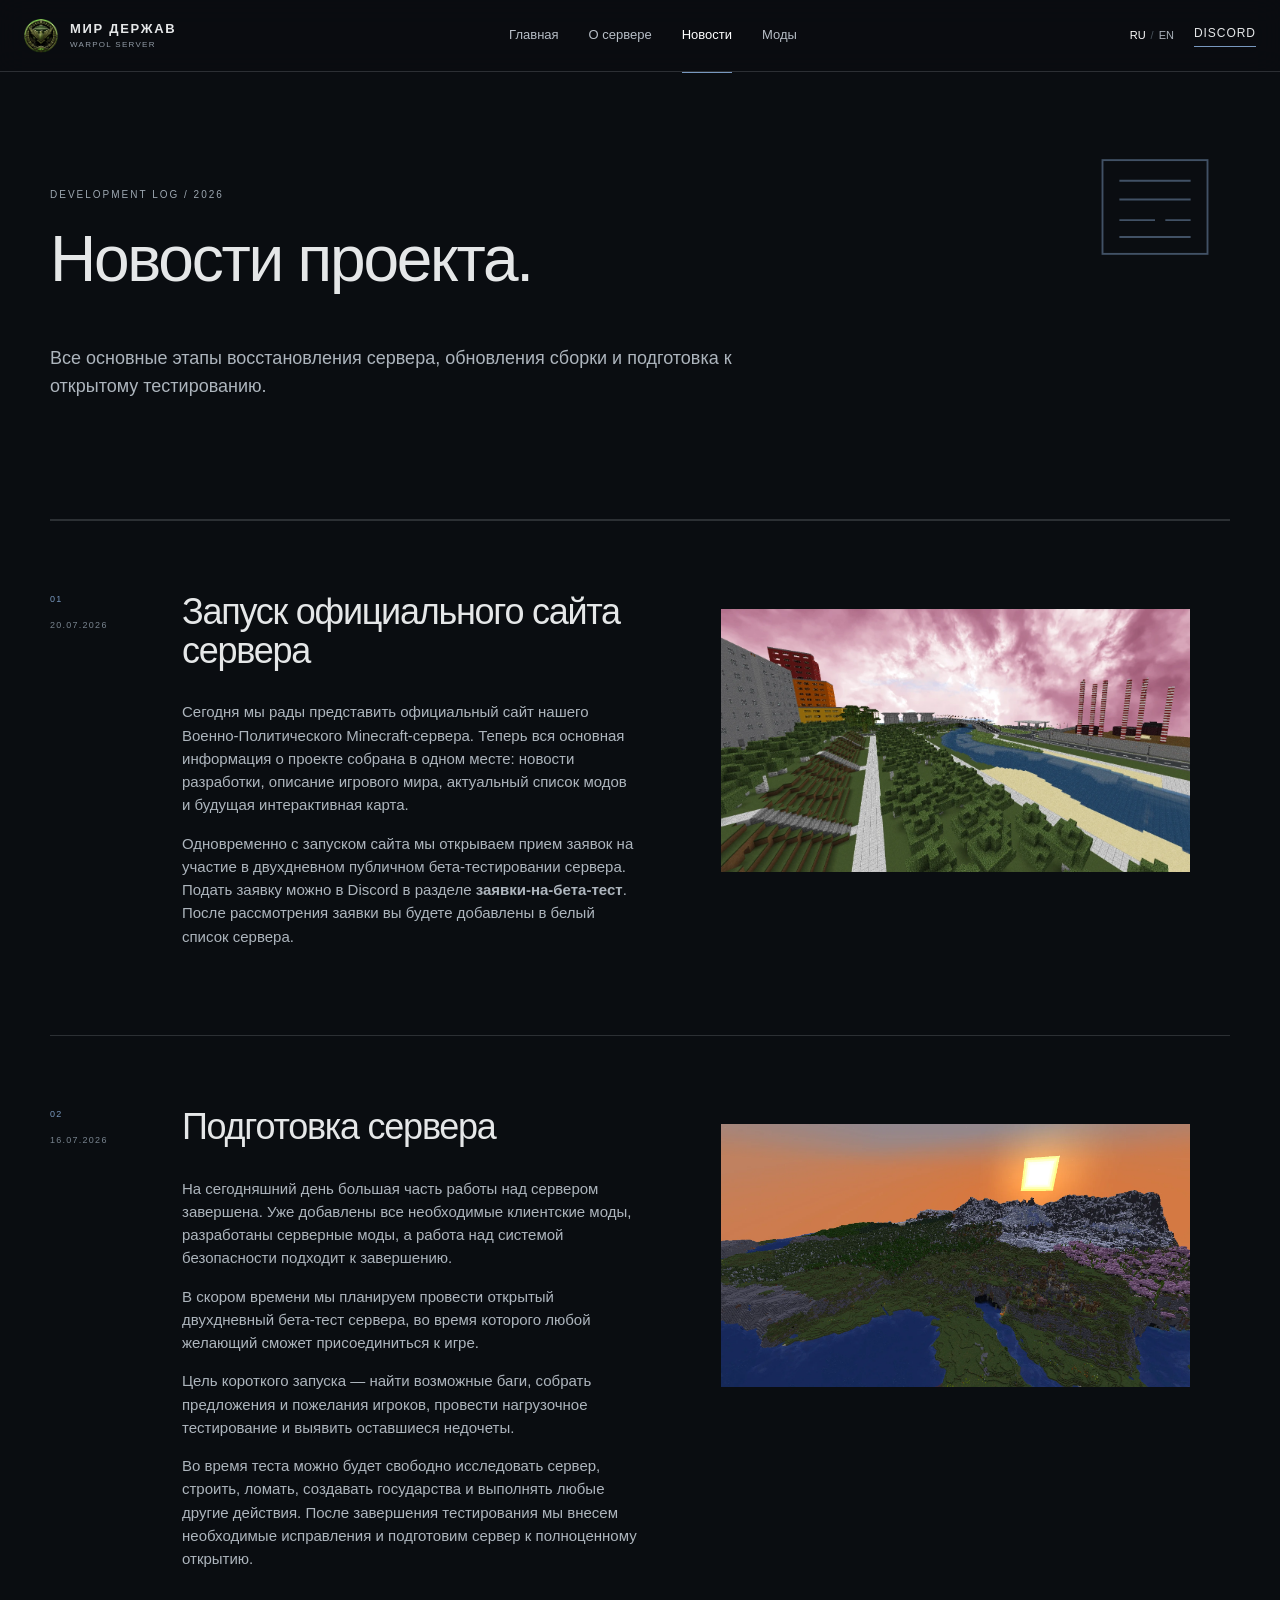
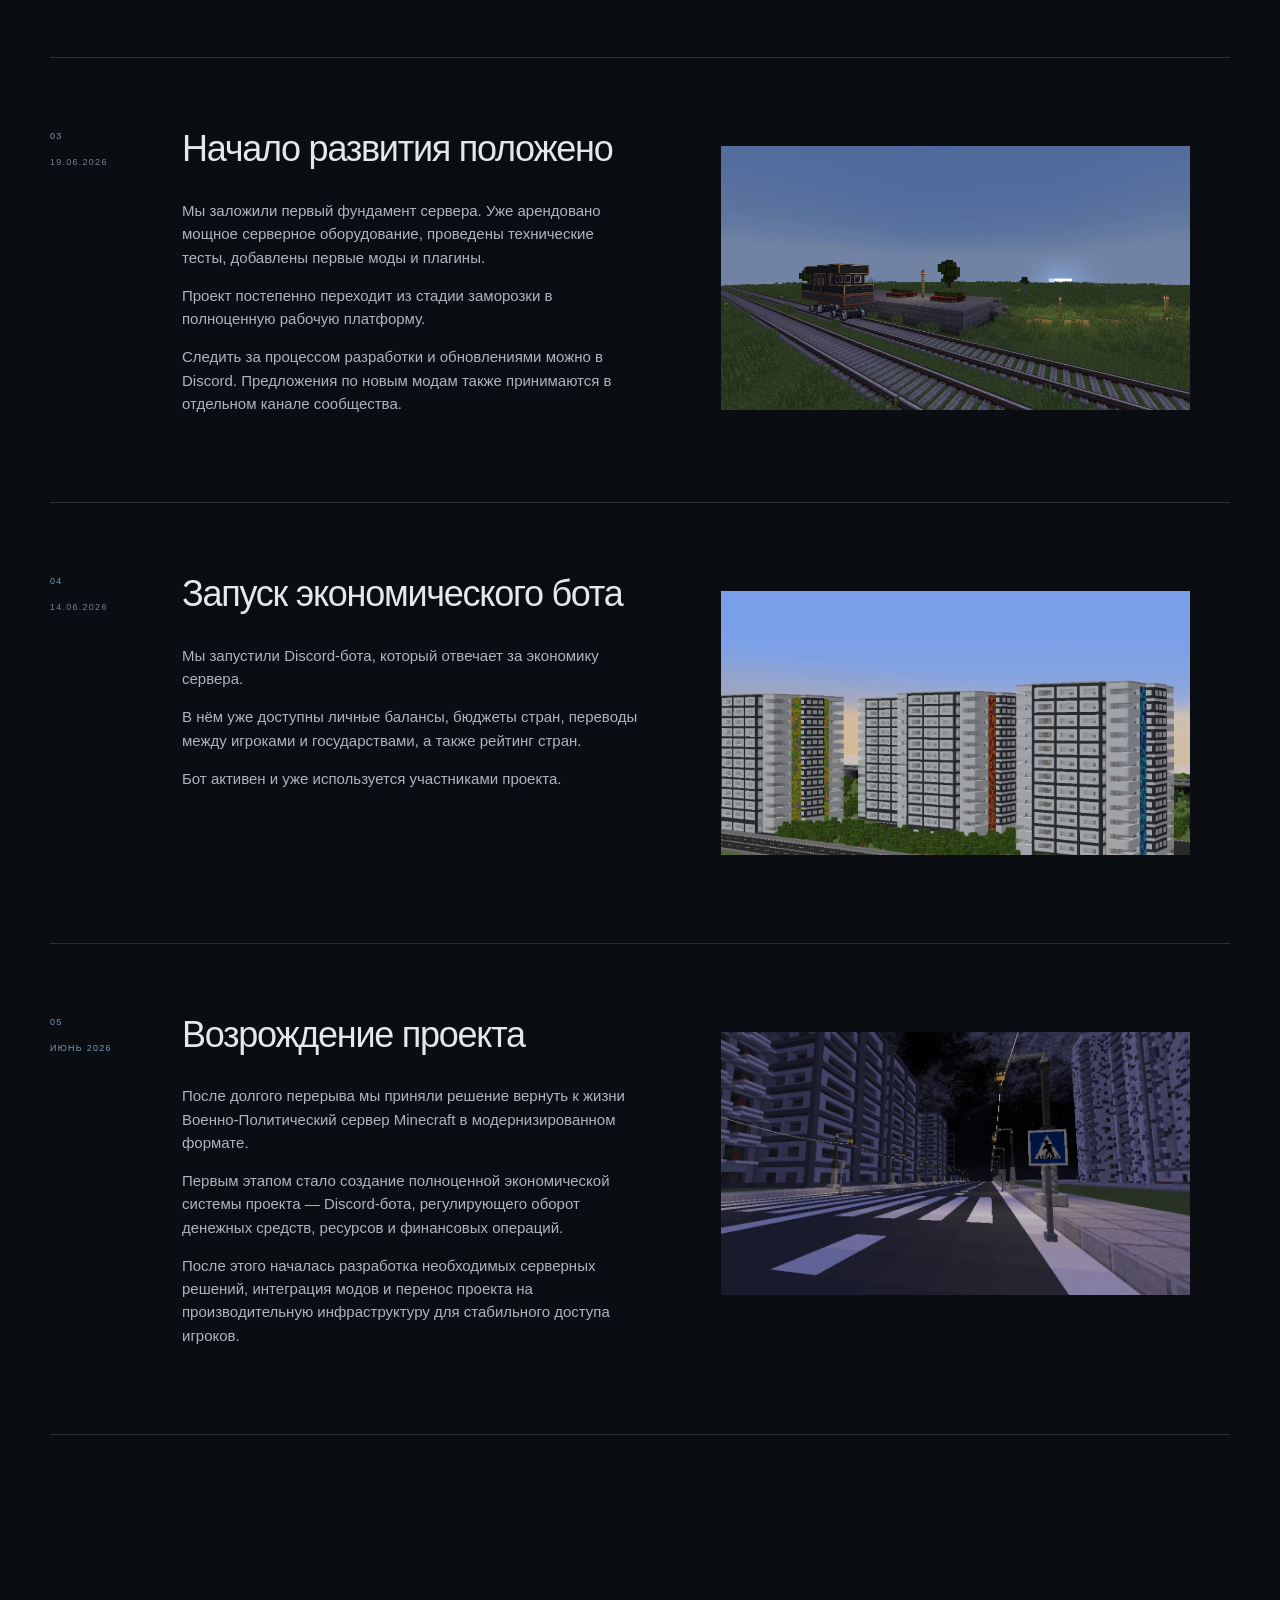
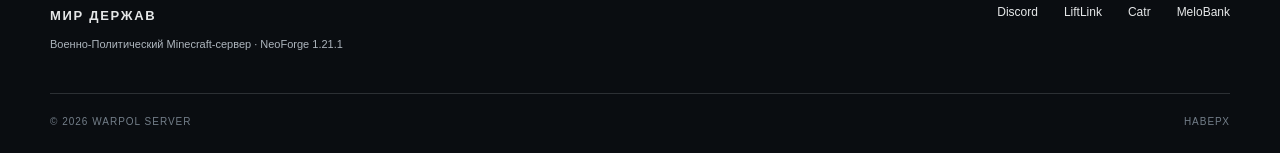
<file: news.html>
<!doctype html>
<html lang="ru">
<head>
  <meta charset="utf-8">
  <meta name="viewport" content="width=device-width, initial-scale=1">
  <meta name="theme-color" content="#0a0d11">
  <link rel="icon" href="assets/icons/logo.png" type="image/svg+xml">
  <link rel="stylesheet" href="assets/css/styles.css">

  <meta name="description" content="Новости разработки Военно‑Политического Minecraft-сервера.">
  <title>Новости — Мир Держав</title>
</head>
<body data-page="news" id="top">

<header class="site-header">
  <div class="header-inner">
    <a class="brand" href="index.html" aria-label="Главная">
      <img src="assets/icons/logo.png" alt="" width="34" height="34">
      <span><b>МИР ДЕРЖАВ</b><small>WARPOL SERVER</small></span>
    </a>
    <nav class="main-nav" aria-label="Главная навигация"><a href="index.html" class=""><span class="lang-ru">Главная</span><span class="lang-en">Home</span></a>
<a href="about.html" class=""><span class="lang-ru">О сервере</span><span class="lang-en">Server</span></a>
<a href="news.html" class="is-active"><span class="lang-ru">Новости</span><span class="lang-en">News</span></a>
<a href="mods.html" class=""><span class="lang-ru">Моды</span><span class="lang-en">Mods</span></a></nav>
    <div class="header-side">
      <button class="lang-toggle" type="button" aria-label="Сменить язык"><span>RU</span><i>/</i><span>EN</span></button>
      <a class="header-discord" href="https://discord.gg/Y9SCaHXGq5" target="_blank" rel="noopener">Discord</a>
      <button class="menu-toggle" type="button" aria-label="Открыть меню"><span></span><span></span></button>
    </div>
  </div>
</header>

<main>
  <section class="page-intro page-shell news-intro">
    <div class="intro-mark"><img src="assets/svg/news-mark.svg" alt=""></div>
    <p class="eyebrow">DEVELOPMENT LOG / 2026</p>
    <h1><span class="lang-ru">Новости проекта.</span><span class="lang-en">Project news.</span></h1>
    <p class="page-lead"><span class="lang-ru">Все основные этапы восстановления сервера, обновления сборки и подготовка к открытому тестированию.</span><span class="lang-en">The main stages of the server revival, build updates and preparation for public testing.</span></p>
  </section>
  <section class="news-list page-shell">

    <article class="news-article reveal" id="site-launch">
      <div class="news-meta">
        <span>01</span>
        <time>20.07.2026</time>
      </div>
    
      <div class="news-body">
        <h2>
          <span class="lang-ru">Запуск официального сайта сервера</span>
          <span class="lang-en">Official website launched</span>
        </h2>
    
        <div class="news-copy lang-ru">
          <p>Сегодня мы рады представить официальный сайт нашего Военно-Политического Minecraft-сервера. Теперь вся основная информация о проекте собрана в одном месте: новости разработки, описание игрового мира, актуальный список модов и будущая интерактивная карта.</p>
    
          <p>Одновременно с запуском сайта мы открываем прием заявок на участие в двухдневном публичном бета-тестировании сервера. Подать заявку можно в Discord в разделе <strong>заявки-на-бета-тест</strong>. После рассмотрения заявки вы будете добавлены в белый список сервера.</p>
        </div>
    
        <div class="news-copy lang-en">
          <p>Today we are pleased to introduce the official website of our Military-Political Minecraft server. It brings together everything related to the project in one place: development news, information about the world, the current mod list, and the future interactive world map.</p>
    
          <p>At the same time, we are opening applications for the upcoming two-day public beta test. Submit your application in the <strong>beta-test-applications</strong> channel on Discord. Approved players will be added to the server whitelist.</p>
        </div>
      </div>
    
      <figure class="news-media">
        <img src="assets/images/news-site-opening.webp" alt="Official website launched">
      </figure>
    </article>


<article class="news-article reveal" id="preparation">
  <div class="news-meta">
    <span>02</span>
    <time>16.07.2026</time>
  </div>
  <div class="news-body">
    <h2><span class="lang-ru">Подготовка сервера</span><span class="lang-en">Server preparation</span></h2>
    <div class="news-copy lang-ru"><p>На сегодняшний день большая часть работы над сервером завершена. Уже добавлены все необходимые клиентские моды, разработаны серверные моды, а работа над системой безопасности подходит к завершению.</p><p>В скором времени мы планируем провести открытый двухдневный бета-тест сервера, во время которого любой желающий сможет присоединиться к игре.</p><p>Цель короткого запуска — найти возможные баги, собрать предложения и пожелания игроков, провести нагрузочное тестирование и выявить оставшиеся недочеты.</p><p>Во время теста можно будет свободно исследовать сервер, строить, ломать, создавать государства и выполнять любые другие действия. После завершения тестирования мы внесем необходимые исправления и подготовим сервер к полноценному открытию.</p></div>
    <div class="news-copy lang-en"><p>Most of the work on the server has now been completed. All required client-side mods have been added, server-side mods have been developed, and the security system is nearing completion.</p><p>We plan to hold a public two-day beta test soon, during which anyone will be able to join the server.</p><p>The purpose of this short launch is to identify bugs, gather player suggestions, conduct stress testing and uncover any remaining issues.</p><p>During the test, players will be free to explore, build, destroy, create states and perform any other in-game activities. Afterward, we will make the necessary fixes and prepare the server for the official launch.</p></div>
  </div>
  <figure class="news-media">
    <img src="assets/images/news-revival.webp" alt="Подготовка сервера">
  </figure>
</article>


<article class="news-article reveal" id="development">
  <div class="news-meta">
    <span>03</span>
    <time>19.06.2026</time>
  </div>
  <div class="news-body">
    <h2><span class="lang-ru">Начало развития положено</span><span class="lang-en">Development has begun</span></h2>
    <div class="news-copy lang-ru"><p>Мы заложили первый фундамент сервера. Уже арендовано мощное серверное оборудование, проведены технические тесты, добавлены первые моды и плагины.</p><p>Проект постепенно переходит из стадии заморозки в полноценную рабочую платформу.</p><p>Следить за процессом разработки и обновлениями можно в Discord. Предложения по новым модам также принимаются в отдельном канале сообщества.</p></div>
    <div class="news-copy lang-en"><p>We have laid the first foundation of the server. Powerful server hardware has been rented, technical tests have been completed, and the first mods and plugins have been added.</p><p>The project is gradually moving from a frozen state into a fully functional platform.</p><p>You can follow the development process and updates in Discord. Suggestions for additional mods are also accepted in a dedicated community channel.</p></div>
  </div>
  <figure class="news-media">
    <img src="assets/images/news-development.webp" alt="Начало развития положено">
  </figure>
</article>


<article class="news-article reveal" id="economy">
  <div class="news-meta">
    <span>04</span>
    <time>14.06.2026</time>
  </div>
  <div class="news-body">
    <h2><span class="lang-ru">Запуск экономического бота</span><span class="lang-en">Economy bot launched</span></h2>
    <div class="news-copy lang-ru"><p>Мы запустили Discord-бота, который отвечает за экономику сервера.</p><p>В нём уже доступны личные балансы, бюджеты стран, переводы между игроками и государствами, а также рейтинг стран.</p><p>Бот активен и уже используется участниками проекта.</p></div>
    <div class="news-copy lang-en"><p>We have launched a Discord bot responsible for the server economy.</p><p>It already supports personal balances, country budgets, transfers between players and states, and country rankings.</p><p>The bot is active and already used by project members.</p></div>
  </div>
  <figure class="news-media">
    <img src="assets/images/news-economy.webp" alt="Запуск экономического бота">
  </figure>
</article>


<article class="news-article reveal" id="revival">
  <div class="news-meta">
    <span>05</span>
    <time><span class="lang-ru">ИЮНЬ 2026</span><span class="lang-en">JUNE 2026</span></time>
  </div>
  <div class="news-body">
    <h2><span class="lang-ru">Возрождение проекта</span><span class="lang-en">Project revival</span></h2>
    <div class="news-copy lang-ru"><p>После долгого перерыва мы приняли решение вернуть к жизни Военно‑Политический сервер Minecraft в модернизированном формате.</p><p>Первым этапом стало создание полноценной экономической системы проекта — Discord-бота, регулирующего оборот денежных средств, ресурсов и финансовых операций.</p><p>После этого началась разработка необходимых серверных решений, интеграция модов и перенос проекта на производительную инфраструктуру для стабильного доступа игроков.</p></div>
    <div class="news-copy lang-en"><p>After a long hiatus, we decided to bring the Military-Political Minecraft server back to life in a modernized format.</p><p>The first stage was the creation of a complete project economy — a Discord bot regulating money, resources and financial transactions.</p><p>This was followed by the development of required server solutions, mod integration and migration to high-performance infrastructure for stable player access.</p></div>
  </div>
  <figure class="news-media">
    <img src="assets/images/news-preparation.webp" alt="Возрождение проекта">
  </figure>
</article>

  </section>
</main>

<footer class="site-footer">
  <div class="footer-top">
    <div>
      <strong>МИР ДЕРЖАВ</strong>
      <p><span class="lang-ru">Военно‑Политический Minecraft-сервер · NeoForge 1.21.1</span><span class="lang-en">Military-Political Minecraft server · NeoForge 1.21.1</span></p>
    </div>
    <div class="footer-links">
      <a href="https://discord.gg/Y9SCaHXGq5" target="_blank" rel="noopener">Discord</a>
      <a href="https://liftlink.link" target="_blank" rel="noopener">LiftLink</a>
      <a href="https://catr.me" target="_blank" rel="noopener">Catr</a>
      <a href="https://melobank.com" target="_blank" rel="noopener">MeloBank</a>
    </div>
  </div>
  <div class="footer-bottom">
    <span>© <span id="year"></span> Warpol server</span>
    <a href="#top"><span class="lang-ru">Наверх</span><span class="lang-en">Back to top</span></a>
  </div>
</footer>
<script src="assets/js/main.js"></script>

</body>
</html>
</file>
<file: assets/css/styles.css>
:root{
  --bg:#0a0d11;
  --bg-soft:#10151b;
  --paper:#e5e7e8;
  --muted:#929ba5;
  --line:rgba(220,228,236,.16);
  --line-strong:rgba(220,228,236,.3);
  --blue:#7898bf;
  --blue-dark:#3f5874;
  --max:1180px;
  --header:72px;
}
*{box-sizing:border-box}
html{scroll-behavior:smooth}
body{margin:0;background:var(--bg);color:var(--paper);font-family:Inter,Arial,Helvetica,sans-serif;font-size:16px;line-height:1.55;-webkit-font-smoothing:antialiased}
body.menu-open{overflow:hidden}
img{max-width:100%;display:block}
a{color:inherit;text-decoration:none}
button{font:inherit;color:inherit}
.lang-en{display:none!important}
html[data-language="en"] .lang-ru{display:none!important}
html[data-language="en"] .lang-en{display:revert!important}
.page-shell{width:min(calc(100% - 64px),var(--max));margin-inline:auto}
.site-header{height:var(--header);position:sticky;top:0;z-index:50;background:rgba(10,13,17,.9);backdrop-filter:blur(14px);border-bottom:1px solid var(--line)}
.header-inner{height:100%;width:min(calc(100% - 48px),1280px);margin:auto;display:flex;align-items:center;justify-content:space-between}
.brand{display:flex;align-items:center;gap:12px}
.brand span{display:flex;flex-direction:column;line-height:1}
.brand b{font-size:13px;letter-spacing:.13em}
.brand small{font-size:8px;letter-spacing:.16em;color:var(--muted);margin-top:6px}
.main-nav{display:flex;align-items:center;gap:30px}
.main-nav a{font-size:13px;color:#b7bec6;position:relative;padding:26px 0}
.main-nav a:after{content:"";position:absolute;left:0;right:0;bottom:-1px;height:1px;background:transparent}
.main-nav a:hover,.main-nav a.is-active{color:#fff}
.main-nav a.is-active:after{background:var(--blue)}
.header-side{display:flex;align-items:center;gap:20px}
.lang-toggle{border:0;background:none;padding:0;color:#aab2bb;display:flex;gap:5px;font-size:11px;cursor:pointer}
.lang-toggle i{font-style:normal;color:#48515a}
html[data-language="ru"] .lang-toggle span:first-child,
html[data-language="en"] .lang-toggle span:last-child{color:#fff}
.header-discord{font-size:12px;letter-spacing:.08em;text-transform:uppercase;border-bottom:1px solid var(--blue);padding-bottom:3px}
.menu-toggle{display:none;border:0;background:none;width:30px;height:30px;position:relative}
.menu-toggle span{position:absolute;left:5px;width:20px;height:1px;background:#fff;transition:.2s}
.menu-toggle span:first-child{top:11px}.menu-toggle span:last-child{top:18px}
.section-label,.eyebrow{font-size:10px;letter-spacing:.2em;text-transform:uppercase;color:#9ca6b0;margin:0 0 24px}
.eyebrow{display:flex;align-items:center;gap:10px}
.eyebrow span{width:6px;height:6px;background:var(--blue);border-radius:50%}
h1,h2,h3,p{margin-top:0}
h1,h2,h3{font-weight:500;letter-spacing:-.035em}
h1{font-size:clamp(42px,5vw,68px);line-height:1.02}
h2{font-size:clamp(30px,3.6vw,48px);line-height:1.08}
h3{font-size:24px;line-height:1.15}
p{color:#adb5bd}
.simple-actions{display:flex;align-items:center;gap:28px;margin-top:34px}
.primary-action{display:inline-flex;align-items:center;justify-content:center;background:#dfe5eb;color:#0a0d11;min-height:44px;padding:0 20px;font-size:12px;font-weight:700;letter-spacing:.05em;text-transform:uppercase}
.primary-action:hover{background:#fff}
.primary-action.light{background:#fff}
.arrow-link{display:inline-flex;align-items:center;gap:14px;font-size:13px}
.arrow-link img{width:34px;transition:transform .2s}
.arrow-link:hover img{transform:translateX(5px)}
.reveal{opacity:0;transform:translateY(18px);transition:opacity .65s ease,transform .65s ease}
.reveal.visible{opacity:1;transform:none}

/* Home */
.home-hero{min-height:690px;position:relative;display:flex;align-items:center;overflow:hidden}
.hero-media{position:absolute;inset:0 0 0 48%;background:#12171d}
.hero-media:after{content:"";position:absolute;inset:0;background:linear-gradient(90deg,var(--bg) 0%,rgba(10,13,17,.78) 17%,rgba(10,13,17,.12) 56%),linear-gradient(0deg,rgba(10,13,17,.54),transparent 58%)}
.hero-media img{width:100%;height:100%;object-fit:cover}
.hero-map-lines{position:absolute;inset:0;background-image:linear-gradient(rgba(255,255,255,.04) 1px,transparent 1px),linear-gradient(90deg,rgba(255,255,255,.04) 1px,transparent 1px);background-size:58px 58px;mix-blend-mode:screen;opacity:.22}
.hero-content{position:relative;z-index:2}
.hero-content h1{max-width:690px;margin-bottom:24px}
.hero-text{max-width:560px;font-size:18px}
.hero-caption{position:absolute;z-index:3;bottom:24px;right:34px;left:34px;display:flex;justify-content:space-between;font-size:9px;letter-spacing:.16em;color:#bec6ce;text-transform:uppercase}
.intro-section{padding:110px 0 100px}
.intro-grid{display:grid;grid-template-columns:1.08fr .92fr;gap:90px}
.intro-grid h2{max-width:540px}
.intro-copy{padding-top:8px}
.intro-copy p{font-size:17px;max-width:520px}
.fact-line{display:grid;grid-template-columns:repeat(4,1fr);border-top:1px solid var(--line);margin:70px 0 0}
.fact-line div{padding:26px 24px 0 0;border-right:1px solid var(--line);min-height:100px}
.fact-line div:not(:first-child){padding-left:24px}
.fact-line div:last-child{border-right:0}
.fact-line dt{font-size:21px;letter-spacing:-.03em}
.fact-line dd{margin:6px 0 0;color:#7f8993;font-size:12px}
.home-map-band{position:relative;min-height:500px;overflow:hidden;border-block:1px solid var(--line);background:#0d1218}
.home-map-band>img{position:absolute;inset:-40px -80px auto auto;width:78%;opacity:.55}
.map-band-content{position:relative;z-index:2;padding:100px 0}
.map-band-content h2{max-width:560px}
.map-band-content p:not(.section-label){max-width:520px}
.latest-news{padding:110px 0}
.section-head{display:flex;align-items:end;justify-content:space-between;gap:30px;margin-bottom:48px}
.section-head h2{margin:0}
.featured-news{display:grid;grid-template-columns:1.45fr .55fr;gap:42px;border-top:1px solid var(--line);padding-top:28px}
.featured-image{overflow:hidden}
.featured-image img{width:100%;aspect-ratio:16/9;object-fit:cover;transition:transform .5s}
.featured-image:hover img{transform:scale(1.015)}
.featured-copy{padding-top:4px}
.featured-copy time,.news-index time{font-size:10px;letter-spacing:.15em;color:#7f8993}
.featured-copy h3{font-size:30px;margin:30px 0 18px}
.news-index{margin-top:34px;border-top:1px solid var(--line)}
.news-index a{display:grid;grid-template-columns:140px 1fr auto;align-items:center;min-height:68px;border-bottom:1px solid var(--line);font-size:15px}
.news-index a:hover span{color:#fff}
.news-index b{font-weight:400;color:var(--blue)}
.mod-preview{display:grid;grid-template-columns:.72fr 1.28fr;gap:90px;padding:80px 0 120px;border-top:1px solid var(--line)}
.mod-preview-art img{width:220px;opacity:.85}
.mod-preview-copy{max-width:620px}
.beta-strip{background:#dce3e9;color:#0a0d11}
.beta-strip .page-shell{padding:72px 0}
.beta-strip .page-shell>p{font-size:10px;letter-spacing:.2em;color:#45515d}
.beta-strip h2{margin-bottom:30px}
.beta-strip .page-shell>div{display:flex;justify-content:space-between;align-items:center;gap:50px;border-top:1px solid rgba(10,13,17,.22);padding-top:25px}
.beta-strip .page-shell>div p{color:#3d4954;max-width:680px;margin:0}

/* Page intro */
.page-intro{position:relative;padding:115px 0 100px;border-bottom:1px solid var(--line)}
.page-intro h1{max-width:920px}
.page-lead{max-width:720px;font-size:18px}
.intro-mark{position:absolute;right:0;top:60px;width:180px;opacity:.5}
.news-intro .intro-mark,.mods-intro .intro-mark{width:150px}

/* Map */
.interactive-map-section{padding:100px 0 0}
.map-section-head{display:flex;justify-content:space-between;align-items:end;margin-bottom:34px}
.map-section-head h2{margin:0}
.map-state{font-size:10px;letter-spacing:.12em;text-transform:uppercase;color:#919aa4;display:flex;align-items:center;gap:8px}
.map-state>span:first-child{width:6px;height:6px;background:#8aa46e;border-radius:50%}
.map-stage{position:relative;height:620px;border-block:1px solid var(--line);background:#0c1117;overflow:hidden}
.map-viewport{position:absolute;inset:0;overflow:hidden;cursor:grab}
.map-viewport.dragging{cursor:grabbing}
.map-canvas{position:absolute;left:50%;top:50%;width:1200px;height:620px;transform:translate(-50%,-50%) scale(1);transform-origin:center;transition:transform .18s ease}
.map-canvas>img{width:100%;height:100%}
.map-toolbar{position:absolute;z-index:5;left:24px;top:24px;display:flex;flex-direction:column;border:1px solid var(--line)}
.map-toolbar button{width:40px;height:40px;background:#10161d;border:0;border-bottom:1px solid var(--line);cursor:pointer}
.map-toolbar button:last-child{border-bottom:0}
.map-toolbar button:hover{background:#18212b}
.map-point{position:absolute;background:none;border:0;padding:0;color:#dce3e9;cursor:pointer}
.map-point i{display:block;width:13px;height:13px;border:2px solid #dce3e9;border-radius:50%;position:relative}
.map-point i:after{content:"";position:absolute;inset:3px;background:var(--blue);border-radius:50%}
.map-point span{position:absolute;left:20px;top:-2px;font-size:9px;letter-spacing:.15em;white-space:nowrap}
.point-a{left:25%;top:34%}.point-b{left:45%;top:43%}.point-c{left:76%;top:37%}.point-d{left:53%;top:69%}
.map-info{position:absolute;z-index:5;right:24px;bottom:24px;width:290px;background:rgba(10,13,17,.9);padding:22px;border-left:2px solid var(--blue)}
.map-info small{font-size:9px;letter-spacing:.18em;color:#7f8993}
.map-info strong{display:block;font-size:18px;margin:12px 0 6px}
.map-info p{font-size:12px;margin:0}
.map-note{padding:22px 0 100px}
.map-note p{font-size:12px;max-width:700px}

/* About */
.server-pillars{padding:100px 0}
.pillar{display:grid;grid-template-columns:70px 1fr 310px;gap:40px;align-items:center;padding:46px 0;border-top:1px solid var(--line)}
.pillar:last-child{border-bottom:1px solid var(--line)}
.pillar>span{font-size:10px;color:#71808e;align-self:start}
.pillar h2{font-size:34px;margin-bottom:16px}
.pillar p{max-width:620px;margin:0}
.pillar>img{max-height:170px;margin-left:auto;opacity:.8}
.text-metric{text-align:right}
.text-metric b{display:block;font-size:32px;font-weight:500}
.text-metric small{font-size:9px;letter-spacing:.16em;color:#7f8993}
.world-gallery{padding:100px 0;background:#0d1116;border-block:1px solid var(--line)}
.gallery-grid{display:grid;grid-template-columns:1fr 1fr 1.4fr;gap:12px;width:min(calc(100% - 24px),1500px);margin:auto}
.gallery-grid figure{margin:0;position:relative;overflow:hidden}
.gallery-grid img{width:100%;height:430px;object-fit:cover}
.gallery-grid figcaption{position:absolute;left:15px;bottom:13px;font-size:9px;letter-spacing:.16em}
.infra-section{display:grid;grid-template-columns:.7fr 1.3fr;gap:100px;padding:100px 0}
.infra-art img{width:260px}
.infra-copy{max-width:620px}

/* News */
.news-list{padding-bottom:120px}
.news-article{display:grid;grid-template-columns:90px 1fr 1.2fr;gap:42px;padding:72px 0;border-top:1px solid var(--line);scroll-margin-top:90px}
.news-article:last-child{border-bottom:1px solid var(--line)}
.news-meta{display:flex;flex-direction:column;gap:12px;font-size:9px;letter-spacing:.14em;color:#78838e}
.news-meta span{color:var(--blue)}
.news-body h2{font-size:36px;max-width:520px}
.news-copy p{font-size:15px;max-width:600px}
.news-media img{width:100%;aspect-ratio:16/9;object-fit:cover}

/* Mods */
.mod-summary{display:flex;gap:0;margin-top:48px;border-top:1px solid var(--line);max-width:760px}
.mod-summary>span{display:flex;flex-direction:column;min-width:190px;padding:22px 24px 0 0;border-right:1px solid var(--line)}
.mod-summary>span:not(:first-child){padding-left:24px}
.mod-summary b{font-size:22px;font-weight:500}
.mod-summary small{font-size:10px;color:#7e8993;margin-top:4px}
.mod-list{padding:80px 0 120px}
.mod-category{margin-bottom:86px}
.mod-category-head{display:grid;grid-template-columns:80px 1fr;align-items:end;padding-bottom:22px;border-bottom:1px solid var(--line)}
.mod-category-head>span{font-size:10px;color:var(--blue)}
.mod-category-head h2{font-size:34px;margin:0}
.mod-row{display:grid;grid-template-columns:170px 1fr 1.25fr;gap:30px;align-items:start;padding:22px 0;border-bottom:1px solid var(--line)}
.mod-row h3{font-size:16px;letter-spacing:-.01em;margin:0}
.mod-row p{font-size:13px;margin:0;max-width:550px}
.mod-status{font-size:9px;letter-spacing:.11em;text-transform:uppercase}
.mod-status:before{content:"";display:inline-block;width:6px;height:6px;border-radius:50%;margin-right:8px;background:#6f9167}
.mod-status.planned:before{background:#8e7c5c}
.mod-status.considering:before{background:#6d7480}
.download-section{background:#0d1319;border-top:1px solid var(--line)}
.download-section .page-shell{display:grid;grid-template-columns:150px 1fr auto;align-items:center;gap:50px;padding:70px 0}
.download-section img{width:110px}
.download-section h2{font-size:34px;margin-bottom:14px}
.download-section p{margin:0}
.download-placeholder{border:1px solid var(--line-strong);background:transparent;padding:14px 20px;font-size:10px;letter-spacing:.1em;text-transform:uppercase;color:#78838e}

/* Footer */
.site-footer{width:min(calc(100% - 64px),var(--max));margin:0 auto;padding:48px 0 24px}
.footer-top{display:flex;justify-content:space-between;align-items:flex-start;padding-bottom:40px;border-bottom:1px solid var(--line)}
.footer-top strong{font-size:13px;letter-spacing:.13em}
.footer-top p{font-size:11px;margin:8px 0 0}
.footer-links{display:flex;gap:26px;font-size:12px}
.footer-links a:hover{color:var(--blue)}
.footer-bottom{display:flex;justify-content:space-between;padding-top:20px;color:#737e89;font-size:10px;text-transform:uppercase;letter-spacing:.1em}

@media(max-width:900px){
  :root{--header:64px}
  .page-shell{width:min(calc(100% - 36px),var(--max))}
  .main-nav{display:none;position:fixed;inset:64px 0 0;background:#0a0d11;padding:35px 24px;flex-direction:column;align-items:flex-start;gap:0}
  body.menu-open .main-nav{display:flex}
  .main-nav a{font-size:24px;width:100%;padding:20px 0;border-bottom:1px solid var(--line)}
  .header-discord{display:none}
  .menu-toggle{display:block}
  body.menu-open .menu-toggle span:first-child{transform:rotate(45deg);top:15px}
  body.menu-open .menu-toggle span:last-child{transform:rotate(-45deg);top:15px}
  .home-hero{min-height:640px;align-items:end;padding-bottom:90px}
  .hero-media{inset:0}
  .hero-media:after{background:linear-gradient(0deg,var(--bg) 0%,rgba(10,13,17,.72) 48%,rgba(10,13,17,.2))}
  .hero-content h1{font-size:48px}
  .hero-caption{display:none}
  .intro-grid,.featured-news,.mod-preview,.infra-section{grid-template-columns:1fr;gap:35px}
  .fact-line{grid-template-columns:1fr 1fr}
  .fact-line div:nth-child(2){border-right:0}
  .fact-line div:nth-child(3),.fact-line div:nth-child(4){border-top:1px solid var(--line)}
  .home-map-band>img{width:110%;opacity:.38}
  .map-band-content{padding:75px 0}
  .featured-copy{padding:0}
  .mod-preview-art img{width:140px}
  .beta-strip .page-shell>div{align-items:flex-start;flex-direction:column}
  .intro-mark{opacity:.25}
  .pillar{grid-template-columns:50px 1fr}
  .pillar>img,.pillar>.text-metric{grid-column:2}
  .gallery-grid{grid-template-columns:1fr}
  .gallery-grid img{height:360px}
  .news-article{grid-template-columns:60px 1fr}
  .news-media{grid-column:2}
  .mod-row{grid-template-columns:150px 1fr}
  .mod-row p{grid-column:2}
  .download-section .page-shell{grid-template-columns:100px 1fr}
  .download-placeholder{grid-column:2;justify-self:start}
}
@media(max-width:600px){
  .header-inner{width:calc(100% - 24px)}
  .brand small{display:none}
  .lang-toggle{margin-left:auto}
  h1{font-size:39px}
  h2{font-size:31px}
  .home-hero{min-height:600px}
  .hero-content h1{font-size:40px}
  .hero-text,.page-lead{font-size:16px}
  .simple-actions{align-items:flex-start;flex-direction:column;gap:20px}
  .intro-section,.latest-news{padding:78px 0}
  .intro-grid{gap:30px}
  .fact-line{grid-template-columns:1fr}
  .fact-line div{border-right:0!important;border-top:1px solid var(--line);padding-left:0!important}
  .fact-line div:first-child{border-top:0}
  .section-head,.map-section-head{align-items:flex-start;flex-direction:column}
  .featured-copy h3{font-size:25px;margin-top:18px}
  .news-index a{grid-template-columns:100px 1fr auto}
  .beta-strip .page-shell{padding:55px 0}
  .page-intro{padding:82px 0 70px}
  .intro-mark{width:110px!important;top:35px}
  .map-stage{height:500px}
  .map-canvas{width:900px;height:465px}
  .map-info{left:14px;right:14px;bottom:14px;width:auto}
  .map-toolbar{left:14px;top:14px}
  .pillar{grid-template-columns:35px 1fr;gap:18px;padding:34px 0}
  .pillar h2{font-size:27px}
  .pillar>img{width:210px}
  .gallery-grid img{height:280px}
  .infra-section{padding:75px 0}
  .news-article{grid-template-columns:1fr;gap:24px;padding:52px 0}
  .news-meta{flex-direction:row}
  .news-media{grid-column:1;order:2}
  .news-body{order:1}
  .news-body h2{font-size:29px}
  .mod-summary{display:grid;grid-template-columns:1fr 1fr}
  .mod-summary>span{min-width:0;border-bottom:1px solid var(--line)}
  .mod-summary>span:nth-child(2){border-right:0}
  .mod-category-head{grid-template-columns:45px 1fr}
  .mod-category-head h2{font-size:27px}
  .mod-row{grid-template-columns:1fr;gap:9px}
  .mod-row p{grid-column:1}
  .download-section .page-shell{grid-template-columns:1fr;padding:55px 0}
  .download-section img{width:90px}
  .download-placeholder{grid-column:1}
  .site-footer{width:calc(100% - 36px)}
  .footer-top{flex-direction:column;gap:28px}
  .footer-links{flex-wrap:wrap}
}
@media(prefers-reduced-motion:reduce){
  html{scroll-behavior:auto}
  .reveal{opacity:1;transform:none;transition:none}
}
</file>
